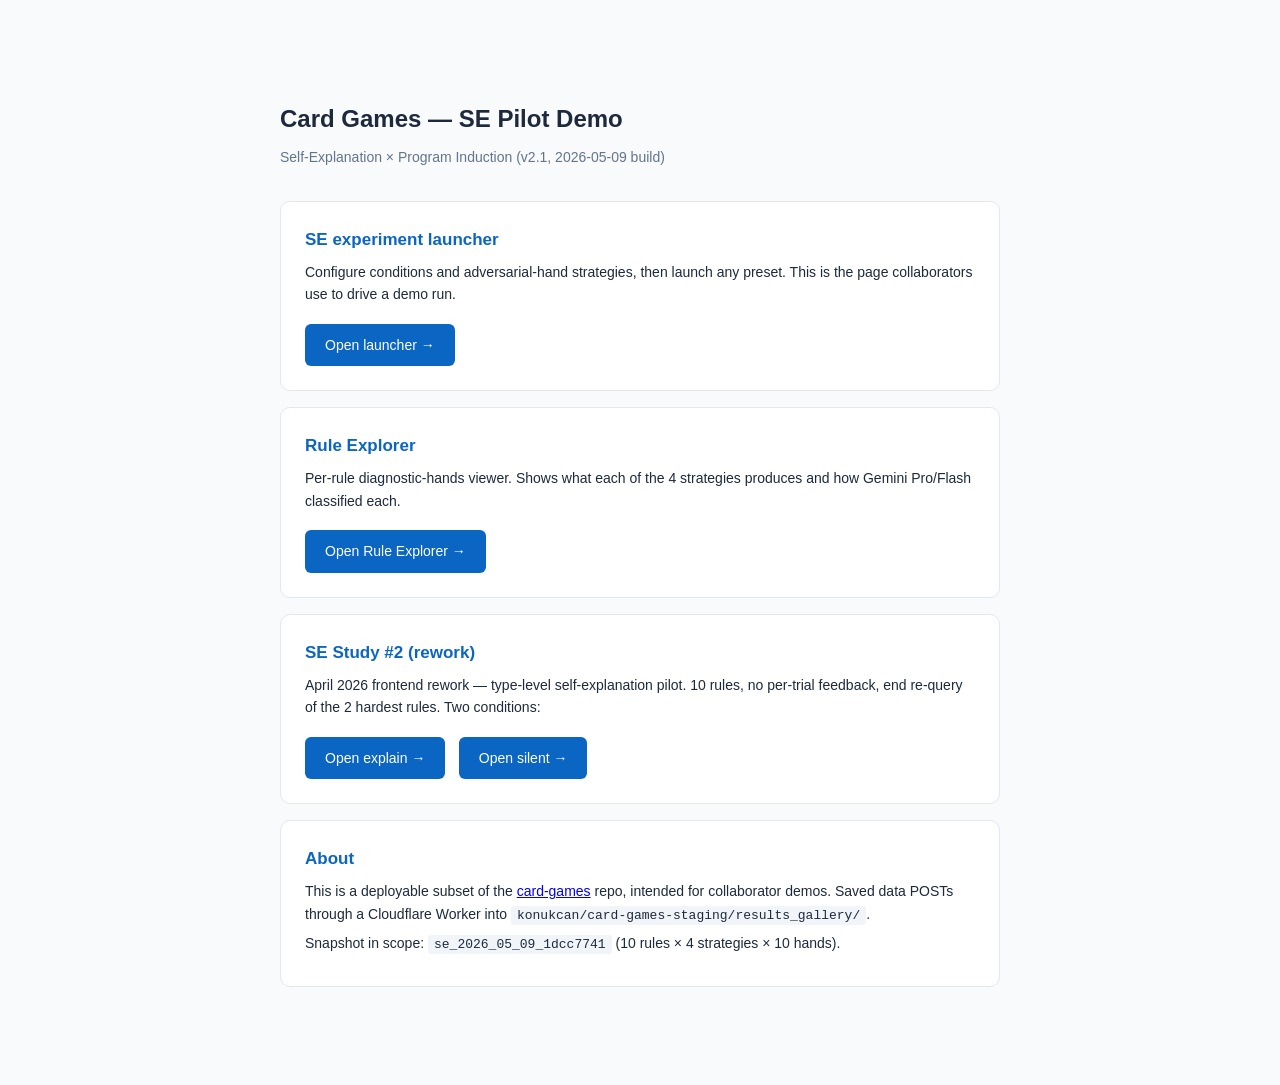
<file: index.html>
<!DOCTYPE html>
<html lang="en">
<head>
  <meta charset="UTF-8">
  <meta name="viewport" content="width=device-width, initial-scale=1.0">
  <title>Card Games — SE Pilot Demo</title>
  <style>
    body {
      font-family: -apple-system, BlinkMacSystemFont, "Segoe UI", Roboto, sans-serif;
      max-width: 720px;
      margin: 60px auto;
      padding: 24px;
      line-height: 1.6;
      color: #1e293b;
      background: #f8fafc;
    }
    h1 { font-size: 24px; margin-bottom: 8px; }
    .subtitle { color: #64748b; font-size: 14px; margin-bottom: 32px; }
    .card {
      background: #fff;
      border: 1px solid #e2e8f0;
      border-radius: 10px;
      padding: 24px;
      margin: 16px 0;
    }
    h2 { font-size: 17px; margin: 0 0 8px; color: #0a66c2; }
    p { margin: 6px 0; font-size: 14px; }
    a.btn {
      display: inline-block;
      margin-top: 12px;
      padding: 10px 20px;
      background: #0a66c2;
      color: #fff;
      border-radius: 6px;
      text-decoration: none;
      font-weight: 500;
      font-size: 14px;
    }
    a.btn:hover { background: #094d96; }
    code { background: #f1f5f9; padding: 2px 6px; border-radius: 3px; font-size: 13px; }
  </style>
</head>
<body>
  <h1>Card Games — SE Pilot Demo</h1>
  <p class="subtitle">Self-Explanation × Program Induction (v2.1, 2026-05-09 build)</p>

  <div class="card">
    <h2>SE experiment launcher</h2>
    <p>Configure conditions and adversarial-hand strategies, then launch any preset. This is the page collaborators use to drive a demo run.</p>
    <a class="btn" href="self-explanation-experiment/demo.html">Open launcher →</a>
  </div>

  <div class="card">
    <h2>Rule Explorer</h2>
    <p>Per-rule diagnostic-hands viewer. Shows what each of the 4 strategies produces and how Gemini Pro/Flash classified each.</p>
    <a class="btn" href="rule-gallery/analysis/selection/">Open Rule Explorer →</a>
  </div>

  <div class="card">
    <h2>SE Study #2 (rework)</h2>
    <p>April 2026 frontend rework — type-level self-explanation pilot. 10 rules, no per-trial feedback, end re-query of the 2 hardest rules. Two conditions:</p>
    <a class="btn" href="self-explanation-experiment-study2/index.html?study2=1&seSnapshot=se2_2026_05_26_5a302a55&condition=explain&ruleScope=all10">Open explain →</a>
    &nbsp;
    <a class="btn" href="self-explanation-experiment-study2/index.html?study2=1&seSnapshot=se2_2026_05_26_5a302a55&condition=silent&ruleScope=all10">Open silent →</a>
  </div>

  <div class="card">
    <h2>About</h2>
    <p>This is a deployable subset of the <a href="https://github.com/konukcan/card-games">card-games</a> repo, intended for collaborator demos. Saved data POSTs through a Cloudflare Worker into <code>konukcan/card-games-staging/results_gallery/</code>.</p>
    <p>Snapshot in scope: <code>se_2026_05_09_1dcc7741</code> (10 rules × 4 strategies × 10 hands).</p>
  </div>
</body>
</html>
</file>
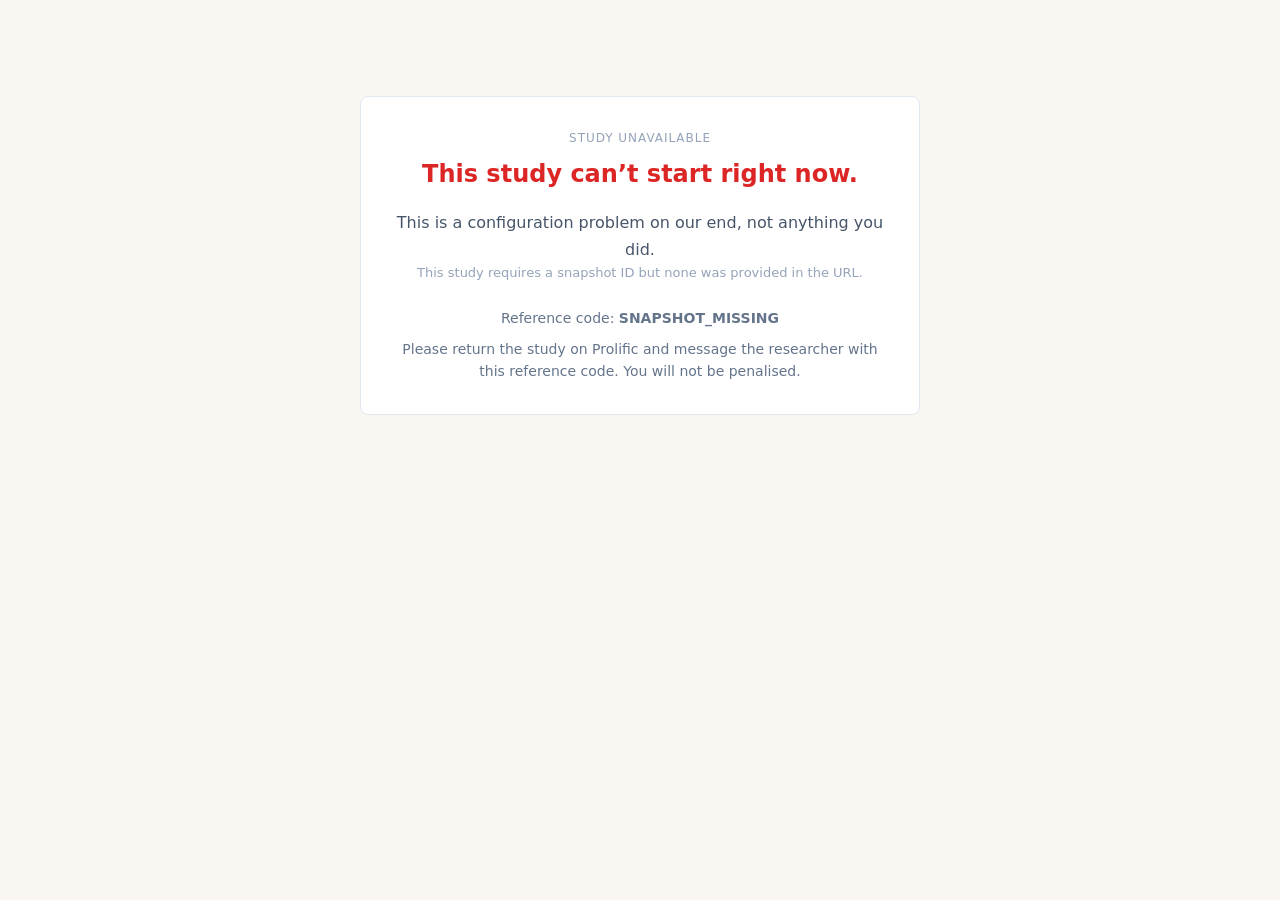
<file: self-explanation-experiment-study2/index.html>
<!DOCTYPE html>
<html lang="en">
<head>
  <meta charset="UTF-8">
  <meta name="viewport" content="width=device-width, initial-scale=1.0">
  <title>Self-Explanation Experiment</title>

  <!-- Resolve all paths from the card-games/ root so shared assets
       (js/cardex.js, rule-gallery/*.js, stim/, etc.) load correctly. -->
  <base href="../">

  <!-- Experiment-specific styles -->
  <link rel="stylesheet" href="self-explanation-experiment-study2/styles.css">
</head>
<body>

  <!-- Main application mount point.
       All UI is rendered dynamically into this container by app.js. -->
  <div id="app"></div>

  <!-- ─── Shared dependencies ─── -->
  <!-- CyborgHunter: passive integrity monitor (loads first so app.js can
       boot it before snapshot fetch — see design v2 §9.2).
       Vendored alongside study #2 so it doesn't have to share with study #1
       on card-games-demo, which carries a different cyborg-hunter build.
       See self-explanation-experiment-study2/vendored/README.md. -->
  <script src="self-explanation-experiment-study2/vendored/cyborg-hunter.js"></script>

  <!-- GuardFriction: active integrity layer (fullscreen enforcement, AI
       refusal notices, content blurring during violations). Provides a
       global `window.GuardFriction` API. Loaded after the core so the
       core's IntegrityMonitor surface is available first. -->
  <script src="self-explanation-experiment-study2/vendored/extension-guard-friction.js"></script>

  <script>
  /* Roundtable Proof-of-Humanity — passive session-level integrity collector,
     wired the same way as the cyborg-hunter red-teaming bench studies. rt.js
     self-initializes from its data-* attributes and ships telemetry to
     Roundtable's servers. Its verdict is retrieved OUT-OF-BAND afterward via
     Roundtable's REST API, joined to this run by runId — which is also saved
     in the experiment payload as metadata.roundtableRunId.
     Gated: study #2 sessions only, and not under test automation. */
  (function () {
    var params = new URLSearchParams(window.location.search);
    if (params.get("study2") !== "1") return;        // study #2 sessions only
    if (navigator.webdriver) return;                  // skip automated tests — no junk RT sessions
    var ROUNDTABLE_SITE_KEY = "pub-g8UmIPDFhjzGHNnngOWR";
    // Per lab convention (Tobi 2026-05-26):
    //   - tags carry experimenter/project/experiment/condition (orthogonal
    //     filterable categoricals); user_id (PROLIFIC_PID) goes in data-user-id
    //     and is NOT duplicated into tags.
    //   - The `runId` we keep on window.SE_ROUNDTABLE_RUN_ID for app.js to
    //     join on at save time — it's the same as data-user-id, but doesn't
    //     need to be a tag.
    var runId = params.get("PROLIFIC_PID")
      || ("se2-" + new Date().toISOString().replace(/[:.]/g, "-"));
    window.SE_ROUNDTABLE_RUN_ID = runId;              // app.js reads this for the payload join
    var condition = params.get("condition") || "";
    var s = document.createElement("script");
    s.src = "https://cdn.roundtable.ai/v1/rt.js";
    s.dataset.siteKey = ROUNDTABLE_SITE_KEY;
    s.dataset.userId = runId;
    s.dataset.tags =
      "experimenter:can," +
      "project:self-explanations," +
      "experiment:study1," +
      "condition:" + condition;
    s.onerror = function (e) { console.error("[se-study2] Roundtable rt.js failed to load:", e); };
    s.onload = function () { console.log("[se-study2] Roundtable rt.js loaded; runId =", runId); };
    document.head.appendChild(s);
  })();
  </script>

  <!-- CardEx: card utilities, deck generation, rendering helpers -->
  <script src="js/cardex.js"></script>

  <!-- GalleryRules: 61 rule definitions with eval/generate functions -->
  <script src="rule-gallery/gallery-rules.js"></script>

  <!-- GallerySave: DataPipe + Cloudflare + local-download save cascade -->
  <script src="rule-gallery/gallery-save.js"></script>

  <!-- GalleryMouseTracker: records mouse movements during gallery phase -->
  <script src="rule-gallery/gallery-mouse-tracker.js"></script>

  <!-- GalleryFocusTracker: records tab visibility / focus changes -->
  <script src="rule-gallery/gallery-focus-tracker.js"></script>

  <!-- ─── Experiment modules (loaded in dependency order) ─── -->

  <!-- SEConfig: central configuration with URL-param overrides -->
  <script src="self-explanation-experiment-study2/config.js"></script>

  <!-- Study2Orderings: rule orderings and group assignments for study #2 -->
  <script src="self-explanation-experiment-study2/study2-orderings.js"></script>

  <!-- Study2Comprehension: 2-question, 2-attempt comprehension check for study #2 -->
  <script src="self-explanation-experiment-study2/study2-comprehension.js"></script>

  <!-- Study2Consent: Stanford/CICL consent overlay (Promise-based, exposes
       window.Study2Consent.run). Ported from rule-gallery's gallery-consent.js
       with study-#2-specific localStorage key. -->
  <script src="self-explanation-experiment-study2/study2-consent.js"></script>

  <!-- DevTools: console helpers for rapid exploration (loads early so
       it's available even if later modules error) -->
  <script src="self-explanation-experiment-study2/devtools.js"></script>

  <!-- AudioRecorder: microphone capture for verbal protocols -->
  <script src="self-explanation-experiment-study2/audio-recorder.js"></script>

  <!-- HandSelector: card selection UI for token prompts -->
  <script src="self-explanation-experiment-study2/hand-selector.js"></script>

  <!-- SnapshotLoader: fail-closed fetch + validation of the v2 snapshot -->
  <script src="self-explanation-experiment-study2/snapshot-loader.js"></script>

  <!-- ExemplarShuffle: deterministic per-(PID, rule_id) permutation of
       the 6 gallery exemplars. Applied at curriculum-build time. -->
  <script src="self-explanation-experiment-study2/exemplar-shuffle.js"></script>

  <!-- UI: shared rendering helpers, layout, and CSS injection -->
  <script src="self-explanation-experiment-study2/ui.js"></script>

  <!-- Tutorial: instruction screens and practice trials -->
  <script src="self-explanation-experiment-study2/tutorial.js"></script>

  <!-- Game: single-rule trial loop (gallery → classify → explain) -->
  <script src="self-explanation-experiment-study2/game.js"></script>

  <!-- Curriculum: rule selection and ordering across the session -->
  <script src="self-explanation-experiment-study2/curriculum.js"></script>

  <!-- Recap: end-of-session summary and debrief -->
  <script src="self-explanation-experiment-study2/recap.js"></script>

  <!-- App: top-level orchestrator — wires modules together and starts -->
  <script src="self-explanation-experiment-study2/app.js"></script>

</body>
</html>
</file>
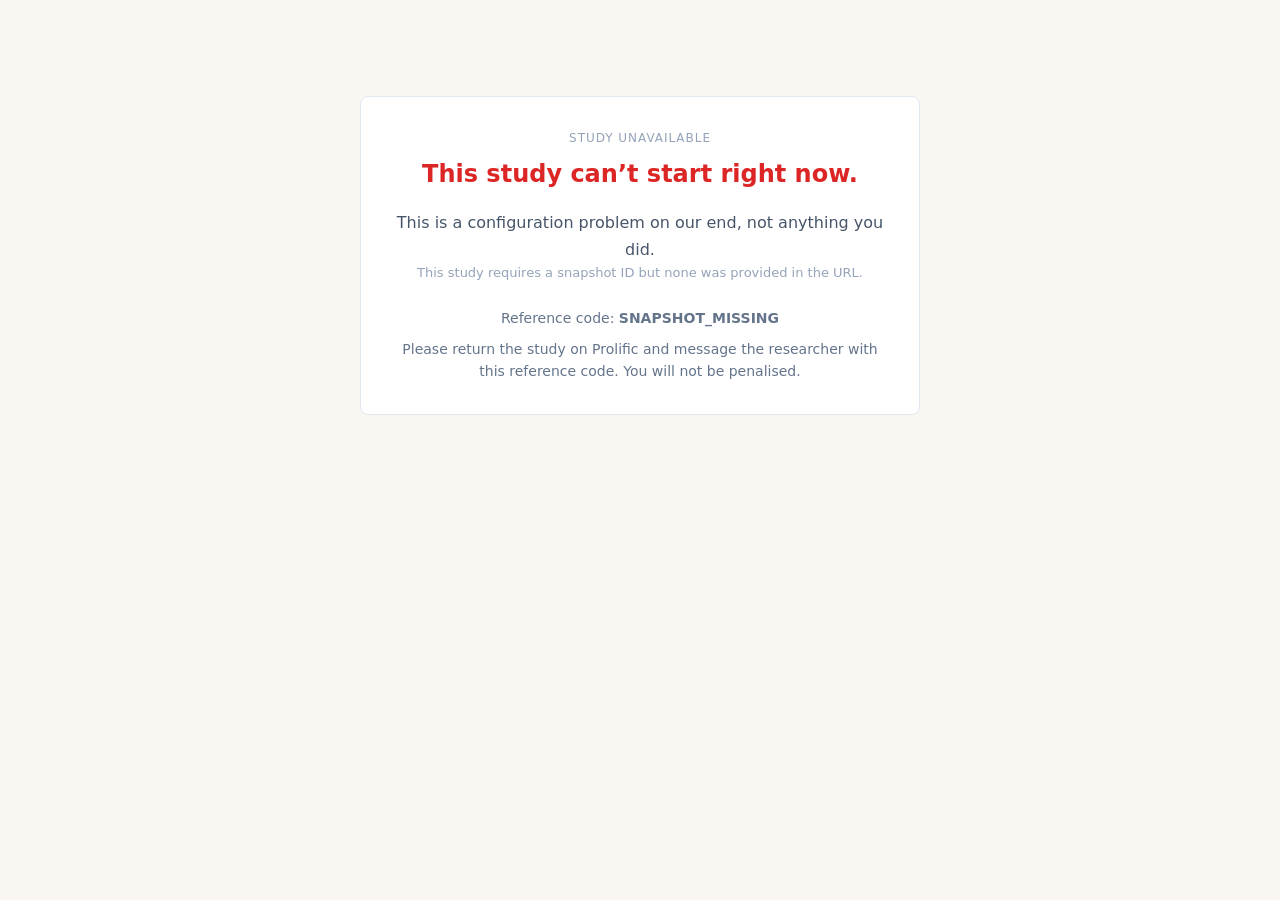
<file: self-explanation-experiment-study3/index.html>
<!DOCTYPE html>
<html lang="en">
<head>
  <meta charset="UTF-8">
  <meta name="viewport" content="width=device-width, initial-scale=1.0">
  <title>Self-Explanation Experiment</title>

  <!-- Resolve all paths from the card-games/ root so shared assets
       (js/cardex.js, rule-gallery/*.js, stim/, etc.) load correctly. -->
  <base href="../">

  <!-- Experiment-specific styles -->
  <link rel="stylesheet" href="self-explanation-experiment-study3/styles.css">
</head>
<body>

  <!-- Main application mount point.
       All UI is rendered dynamically into this container by app.js. -->
  <div id="app"></div>

  <!-- ─── Shared dependencies ─── -->
  <!-- CyborgHunter: passive integrity monitor (loads first so app.js can
       boot it before snapshot fetch — see design v2 §9.2).
       Vendored alongside study #2 so it doesn't have to share with study #1
       on card-games-demo, which carries a different cyborg-hunter build.
       See self-explanation-experiment-study3/vendored/README.md. -->
  <script src="self-explanation-experiment-study3/vendored/cyborg-hunter.js"></script>

  <!-- GuardFriction: active integrity layer (fullscreen enforcement, AI
       refusal notices, content blurring during violations). Provides a
       global `window.GuardFriction` API. Loaded after the core so the
       core's IntegrityMonitor surface is available first. -->
  <script src="self-explanation-experiment-study3/vendored/extension-guard-friction.js"></script>

  <script>
  /* Roundtable Proof-of-Humanity — passive session-level integrity collector,
     wired the same way as the cyborg-hunter red-teaming bench studies. rt.js
     self-initializes from its data-* attributes and ships telemetry to
     Roundtable's servers. Its verdict is retrieved OUT-OF-BAND afterward via
     Roundtable's REST API, joined to this run by runId — which is also saved
     in the experiment payload as metadata.roundtableRunId.
     Gated: study #2 sessions only, and not under test automation. */
  (function () {
    var params = new URLSearchParams(window.location.search);
    if (params.get("study2") !== "1") return;        // study #2 sessions only
    if (navigator.webdriver) return;                  // skip automated tests — no junk RT sessions
    var ROUNDTABLE_SITE_KEY = "pub-g8UmIPDFhjzGHNnngOWR";
    // Per lab convention (Tobi 2026-05-26):
    //   - tags carry experimenter/project/experiment/condition (orthogonal
    //     filterable categoricals); user_id (PROLIFIC_PID) goes in data-user-id
    //     and is NOT duplicated into tags.
    //   - The `runId` we keep on window.SE_ROUNDTABLE_RUN_ID for app.js to
    //     join on at save time — it's the same as data-user-id, but doesn't
    //     need to be a tag.
    var runId = params.get("PROLIFIC_PID")
      || ("se2-" + new Date().toISOString().replace(/[:.]/g, "-"));
    window.SE_ROUNDTABLE_RUN_ID = runId;              // app.js reads this for the payload join
    var condition = params.get("condition") || "";
    var s = document.createElement("script");
    s.src = "https://cdn.roundtable.ai/v1/rt.js";
    s.dataset.siteKey = ROUNDTABLE_SITE_KEY;
    s.dataset.userId = runId;
    s.dataset.tags =
      "experimenter:can," +
      "project:self-explanations," +
      "experiment:study1," +
      "condition:" + condition;
    s.onerror = function (e) { console.error("[se-study2] Roundtable rt.js failed to load:", e); };
    s.onload = function () { console.log("[se-study2] Roundtable rt.js loaded; runId =", runId); };
    document.head.appendChild(s);
  })();
  </script>

  <!-- CardEx: card utilities, deck generation, rendering helpers -->
  <script src="js/cardex.js"></script>

  <!-- GalleryRules: 61 rule definitions with eval/generate functions -->
  <script src="rule-gallery/gallery-rules.js"></script>

  <!-- GallerySave: DataPipe + Cloudflare + local-download save cascade -->
  <script src="rule-gallery/gallery-save.js"></script>

  <!-- GalleryMouseTracker: records mouse movements during gallery phase -->
  <script src="rule-gallery/gallery-mouse-tracker.js"></script>

  <!-- GalleryFocusTracker: records tab visibility / focus changes -->
  <script src="rule-gallery/gallery-focus-tracker.js"></script>

  <!-- ─── Experiment modules (loaded in dependency order) ─── -->

  <!-- SEConfig: central configuration with URL-param overrides -->
  <script src="self-explanation-experiment-study3/config.js"></script>

  <!-- Study2Orderings: rule orderings and group assignments for study #2 -->
  <script src="self-explanation-experiment-study3/study2-orderings.js"></script>

  <!-- Study2Comprehension: 2-question, 2-attempt comprehension check for study #2 -->
  <script src="self-explanation-experiment-study3/study2-comprehension.js"></script>

  <!-- Study2Consent: Stanford/CICL consent overlay (Promise-based, exposes
       window.Study2Consent.run). Ported from rule-gallery's gallery-consent.js
       with study-#2-specific localStorage key. -->
  <script src="self-explanation-experiment-study3/study2-consent.js"></script>

  <!-- DevTools: console helpers for rapid exploration (loads early so
       it's available even if later modules error) -->
  <script src="self-explanation-experiment-study3/devtools.js"></script>

  <!-- AudioRecorder: microphone capture for verbal protocols -->
  <script src="self-explanation-experiment-study3/audio-recorder.js"></script>

  <!-- HandSelector: card selection UI for token prompts -->
  <script src="self-explanation-experiment-study3/hand-selector.js"></script>

  <!-- SnapshotLoader: fail-closed fetch + validation of the v2 snapshot -->
  <script src="self-explanation-experiment-study3/snapshot-loader.js"></script>

  <!-- ExemplarShuffle: deterministic per-(PID, rule_id) permutation of
       the 6 gallery exemplars. Applied at curriculum-build time. -->
  <script src="self-explanation-experiment-study3/exemplar-shuffle.js"></script>

  <!-- UI: shared rendering helpers, layout, and CSS injection -->
  <script src="self-explanation-experiment-study3/ui.js"></script>

  <!-- Tutorial: instruction screens and practice trials -->
  <script src="self-explanation-experiment-study3/tutorial.js"></script>

  <!-- Game: single-rule trial loop (gallery → classify → explain) -->
  <script src="self-explanation-experiment-study3/game.js"></script>

  <!-- Curriculum: rule selection and ordering across the session -->
  <script src="self-explanation-experiment-study3/curriculum.js"></script>

  <!-- Recap: end-of-session summary and debrief -->
  <script src="self-explanation-experiment-study3/recap.js"></script>

  <!-- App: top-level orchestrator — wires modules together and starts -->
  <script src="self-explanation-experiment-study3/app.js"></script>

</body>
</html>
</file>
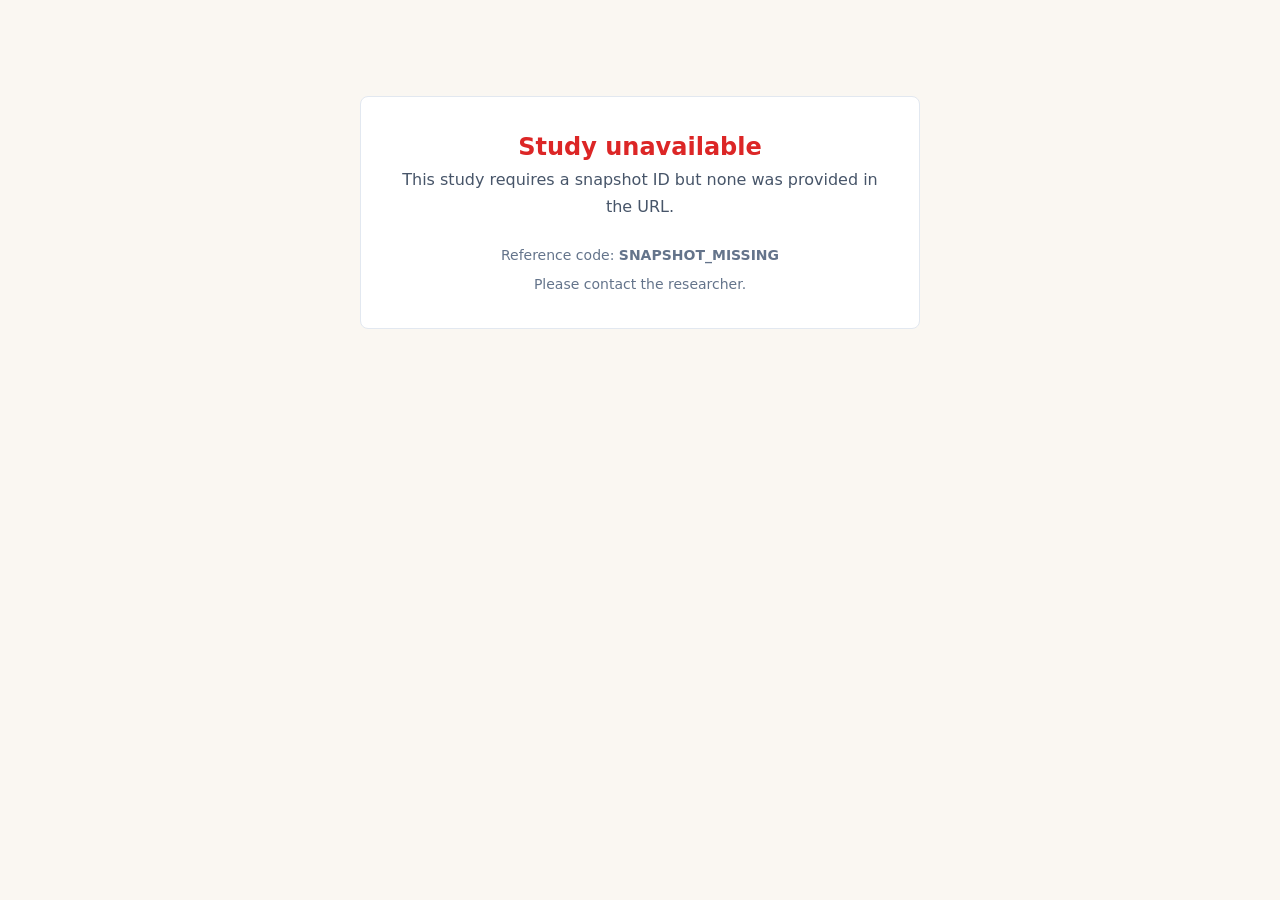
<file: self-explanation-experiment/index.html>
<!DOCTYPE html>
<html lang="en">
<head>
  <meta charset="UTF-8">
  <meta name="viewport" content="width=device-width, initial-scale=1.0">
  <title>Self-Explanation Experiment</title>

  <!-- Resolve all paths from the card-games/ root so shared assets
       (js/cardex.js, rule-gallery/*.js, stim/, etc.) load correctly. -->
  <base href="../">

  <!-- Experiment-specific styles -->
  <link rel="stylesheet" href="self-explanation-experiment/styles.css">
</head>
<body>

  <!-- Main application mount point.
       All UI is rendered dynamically into this container by app.js. -->
  <div id="app"></div>

  <!-- ─── Shared dependencies ─── -->
  <!-- CyborgHunter: passive integrity monitor (loads first so app.js can
       boot it before snapshot fetch — see design v2 §9.2) -->
  <script src="js/cyborg-hunter.js"></script>

  <!-- CardEx: card utilities, deck generation, rendering helpers -->
  <script src="js/cardex.js"></script>

  <!-- GalleryRules: 61 rule definitions with eval/generate functions -->
  <script src="rule-gallery/gallery-rules.js"></script>

  <!-- GallerySave: DataPipe + Cloudflare + local-download save cascade -->
  <script src="rule-gallery/gallery-save.js"></script>

  <!-- GalleryMouseTracker: records mouse movements during gallery phase -->
  <script src="rule-gallery/gallery-mouse-tracker.js"></script>

  <!-- GalleryFocusTracker: records tab visibility / focus changes -->
  <script src="rule-gallery/gallery-focus-tracker.js"></script>

  <!-- ─── Experiment modules (loaded in dependency order) ─── -->

  <!-- SEConfig: central configuration with URL-param overrides -->
  <script src="self-explanation-experiment/config.js"></script>

  <!-- DevTools: console helpers for rapid exploration (loads early so
       it's available even if later modules error) -->
  <script src="self-explanation-experiment/devtools.js"></script>

  <!-- AudioRecorder: microphone capture for verbal protocols -->
  <script src="self-explanation-experiment/audio-recorder.js"></script>

  <!-- HandSelector: card selection UI for token prompts -->
  <script src="self-explanation-experiment/hand-selector.js"></script>

  <!-- SnapshotLoader: fail-closed fetch + validation of the v2 snapshot -->
  <script src="self-explanation-experiment/snapshot-loader.js"></script>

  <!-- UI: shared rendering helpers, layout, and CSS injection -->
  <script src="self-explanation-experiment/ui.js"></script>

  <!-- Tutorial: instruction screens and practice trials -->
  <script src="self-explanation-experiment/tutorial.js"></script>

  <!-- Game: single-rule trial loop (gallery → classify → explain) -->
  <script src="self-explanation-experiment/game.js"></script>

  <!-- Curriculum: rule selection and ordering across the session -->
  <script src="self-explanation-experiment/curriculum.js"></script>

  <!-- Recap: end-of-session summary and debrief -->
  <script src="self-explanation-experiment/recap.js"></script>

  <!-- App: top-level orchestrator — wires modules together and starts -->
  <script src="self-explanation-experiment/app.js"></script>

</body>
</html>
</file>
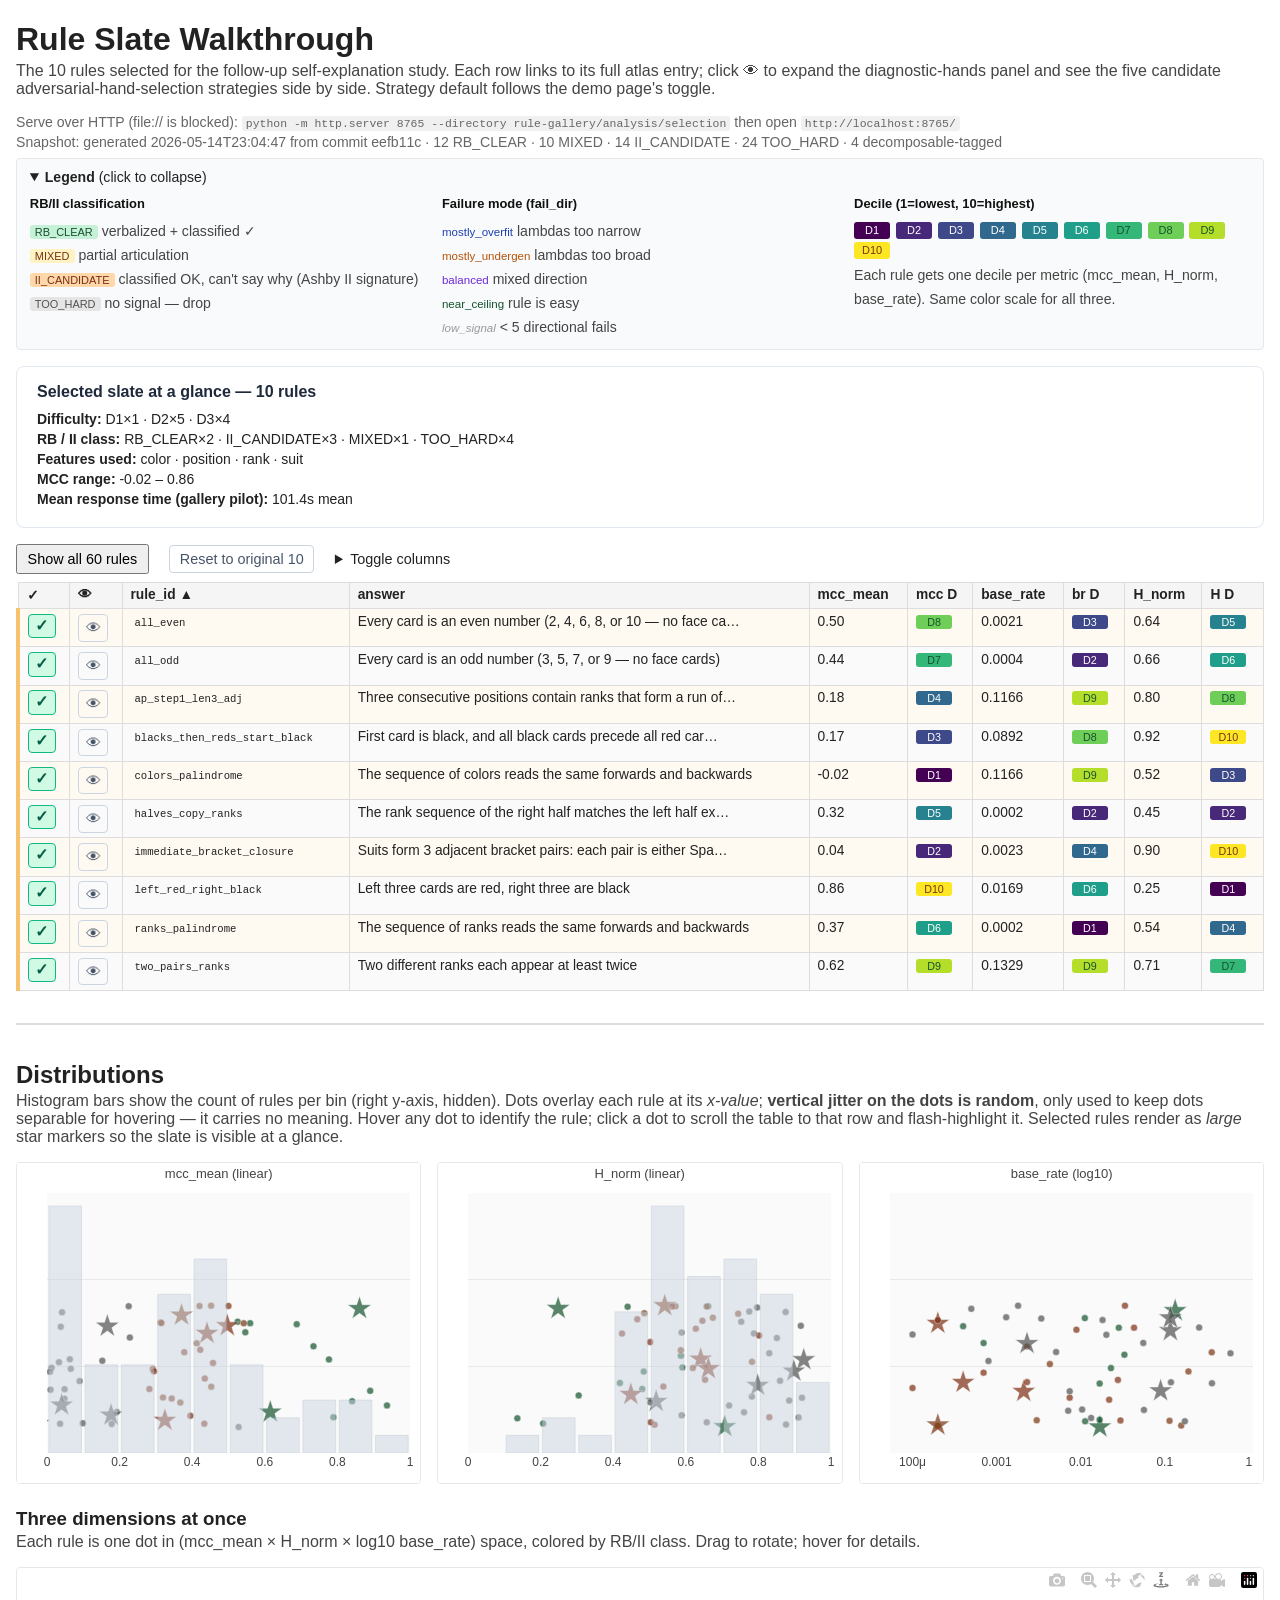
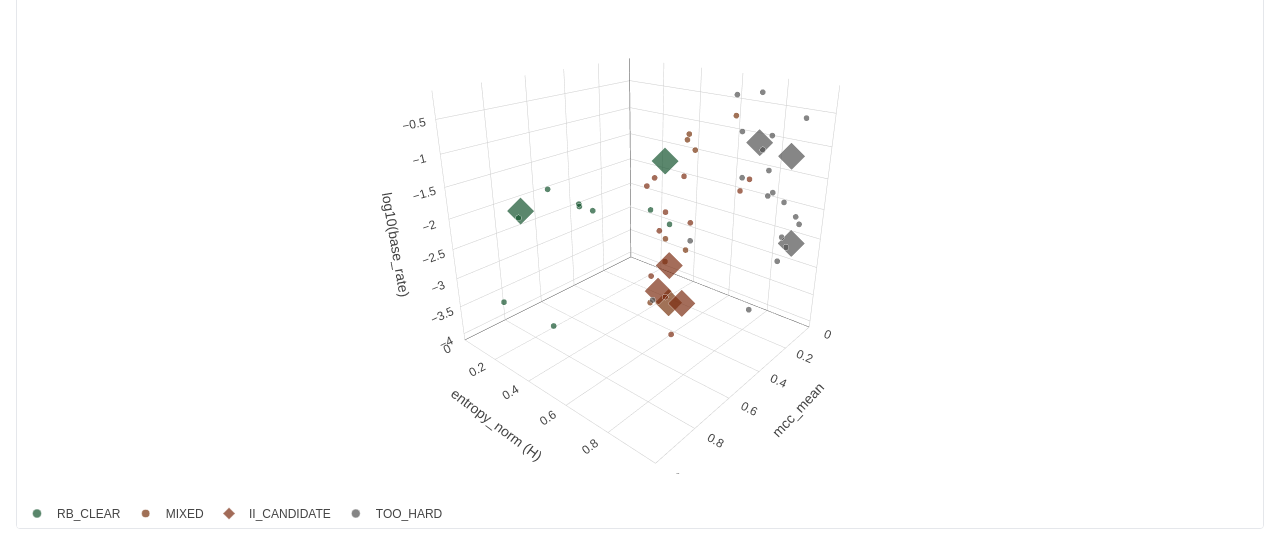
<file: rule-gallery/analysis/selection/index.html>
<!doctype html>
<html lang="en">
<head>
  <meta charset="utf-8">
  <title>Rule Slate Walkthrough — 10 rules for the SE study</title>
  <link rel="stylesheet" href="selection.css">
</head>
<body>
  <header>
    <h1>Rule Slate Walkthrough</h1>
    <p class="subtitle">The 10 rules selected for the follow-up self-explanation study. Each row links to its full atlas entry; click 👁 to expand the diagnostic-hands panel and see the five candidate adversarial-hand-selection strategies side by side. Strategy default follows the demo page's toggle.</p>
    <p class="hint">Serve over HTTP (file:// is blocked):
      <code>python -m http.server 8765 --directory rule-gallery/analysis/selection</code>
      then open <code>http://localhost:8765/</code></p>
    <p class="hint" id="snapshot-line"></p>
  </header>

  <section id="data-status">
    <p>Loading…</p>
  </section>

  <details id="legend" open>
    <summary><strong>Legend</strong> (click to collapse)</summary>
    <div class="legend-grid">
      <div class="legend-block">
        <div class="legend-title">RB/II classification</div>
        <span class="rb-pill rb-clear">RB_CLEAR</span> verbalized + classified ✓
        <br><span class="rb-pill mixed">MIXED</span> partial articulation
        <br><span class="rb-pill ii-candidate">II_CANDIDATE</span> classified OK, can't say why (Ashby II signature)
        <br><span class="rb-pill too-hard">TOO_HARD</span> no signal — drop
      </div>
      <div class="legend-block">
        <div class="legend-title">Failure mode (fail_dir)</div>
        <span class="fail-pill mostly-overfit">mostly_overfit</span> lambdas too narrow
        <br><span class="fail-pill mostly-undergen">mostly_undergen</span> lambdas too broad
        <br><span class="fail-pill balanced">balanced</span> mixed direction
        <br><span class="fail-pill near-ceiling">near_ceiling</span> rule is easy
        <br><span class="fail-pill low-signal">low_signal</span> &lt; 5 directional fails
      </div>
      <div class="legend-block">
        <div class="legend-title">Decile (1=lowest, 10=highest)</div>
        <div class="decile-strip">
          <span class="decile-pill d-1">D1</span>
          <span class="decile-pill d-2">D2</span>
          <span class="decile-pill d-3">D3</span>
          <span class="decile-pill d-4">D4</span>
          <span class="decile-pill d-5">D5</span>
          <span class="decile-pill d-6">D6</span>
          <span class="decile-pill d-7">D7</span>
          <span class="decile-pill d-8">D8</span>
          <span class="decile-pill d-9">D9</span>
          <span class="decile-pill d-10">D10</span>
        </div>
        Each rule gets one decile per metric (mcc_mean, H_norm, base_rate). Same color scale for all three.
      </div>
    </div>
  </details>

  <section id="slate-glance-panel"></section>

  <section id="filter-row">
    <button id="toggle-selected-filter">Show all 60 rules</button>
    <button id="reset-selection"
            title="Revert your ✓ toggles back to the 10 rules in shortlist_final_10.json">
      Reset to original 10
    </button>
    <details id="column-toggles" style="display: inline-block; margin-left: 0.5rem;">
      <summary>Toggle columns</summary>
      <div id="column-toggle-list"></div>
    </details>
  </section>

  <table id="rule-table">
    <thead><tr id="rule-thead-row"></tr></thead>
    <tbody id="rule-tbody"></tbody>
  </table>

  <section id="plots-section">
    <h2>Distributions</h2>
    <p class="subtitle">Histogram bars show the count of rules per bin (right y-axis, hidden). Dots overlay each rule at its <em>x-value</em>; <strong>vertical jitter on the dots is random</strong>, only used to keep dots separable for hovering — it carries no meaning. Hover any dot to identify the rule; click a dot to scroll the table to that row and flash-highlight it. Selected rules render as <em>large</em> star markers so the slate is visible at a glance.</p>

    <div id="density-plots-row">
      <div id="density-mcc"  class="plot-pane"></div>
      <div id="density-H"    class="plot-pane"></div>
      <div id="density-br"   class="plot-pane"></div>
    </div>

    <h3>Three dimensions at once</h3>
    <p class="subtitle">Each rule is one dot in (mcc_mean × H_norm × log10 base_rate) space, colored by RB/II class. Drag to rotate; hover for details.</p>
    <div id="scatter-3d" class="plot-pane plot-3d"></div>
  </section>

  <!-- Plotly is vendored locally under vendor/ rather than loaded from the
       CDN. Two reasons: no Subresource-Integrity maintenance burden, and
       the page works offline / from any host without depending on
       cdn.plot.ly. Bundle is 4.3MB; one-time download committed to git.
       Loaded before selection.js so the global is defined at boot. -->
  <script src="vendor/plotly-2.35.2.min.js" charset="utf-8"></script>
  <script src="selection.js"></script>
</body>
</html>
</file>
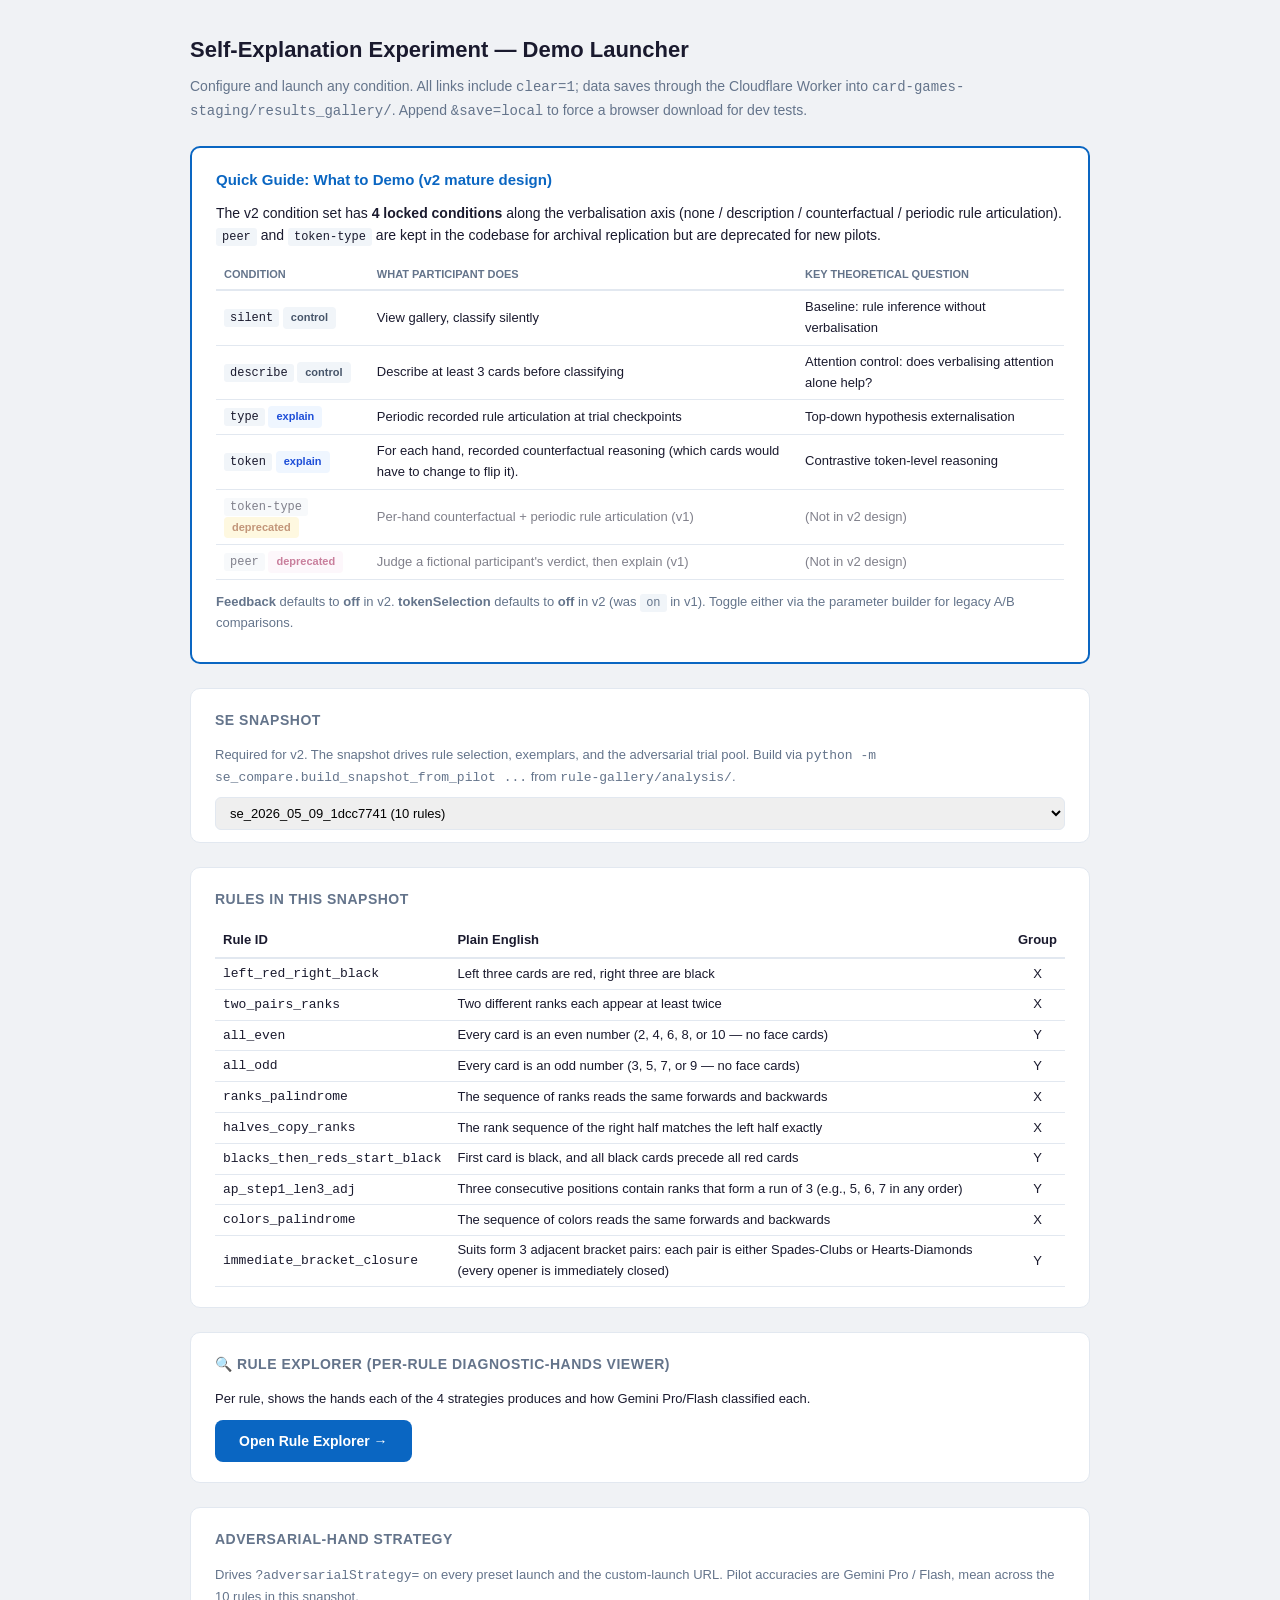
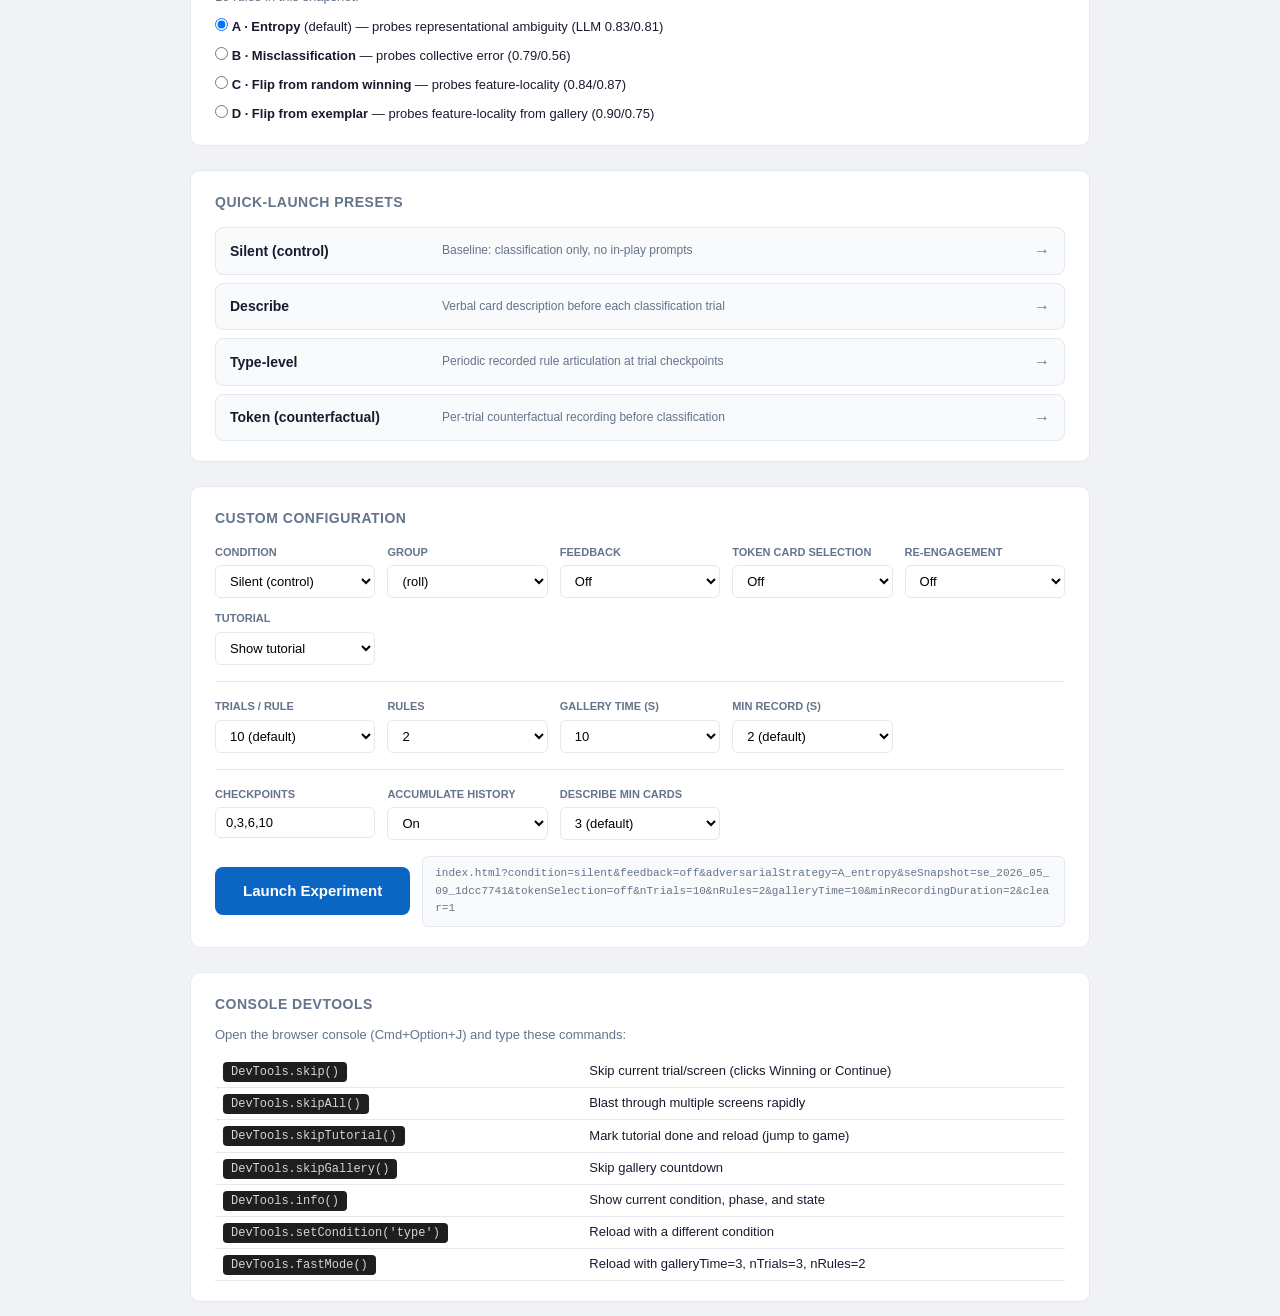
<file: self-explanation-experiment/demo.html>
<!DOCTYPE html>
<html lang="en">
<head>
  <meta charset="UTF-8">
  <meta name="viewport" content="width=device-width, initial-scale=1.0">
  <title>Self-Explanation Experiment — Demo Launcher</title>
  <style>
    :root {
      --ink: #1a1a2e;
      --muted: #64748b;
      --border: #e2e8f0;
      --bg: #f0f2f5;
      --brand: #0a66c2;
      --green: #22c55e;
      --red: #ef4444;
    }
    * { box-sizing: border-box; margin: 0; padding: 0; }
    body {
      font-family: -apple-system, BlinkMacSystemFont, "Segoe UI", Roboto, sans-serif;
      background: var(--bg);
      color: var(--ink);
      padding: 32px 20px;
      line-height: 1.6;
    }
    .container { max-width: 900px; margin: 0 auto; }
    h1 { font-size: 22px; font-weight: 600; margin-bottom: 8px; }
    .subtitle { font-size: 14px; color: var(--muted); margin-bottom: 24px; }

    /* ── Quick Guide ── */
    .guide {
      background: #fff;
      border: 2px solid var(--brand);
      border-radius: 10px;
      padding: 20px 24px;
      margin-bottom: 24px;
    }
    .guide h2 { font-size: 15px; color: var(--brand); margin-bottom: 10px; }
    .guide p { font-size: 14px; margin-bottom: 8px; }
    .guide table { width: 100%; border-collapse: collapse; margin: 12px 0; font-size: 13px; }
    .guide th { text-align: left; padding: 6px 8px; border-bottom: 2px solid var(--border); font-weight: 600; color: var(--muted); text-transform: uppercase; font-size: 11px; }
    .guide td { padding: 6px 8px; border-bottom: 1px solid var(--border); }
    .guide code { background: #f1f5f9; padding: 2px 6px; border-radius: 3px; font-size: 12px; }
    .guide .tag { display: inline-block; padding: 2px 8px; border-radius: 4px; font-size: 11px; font-weight: 600; }
    .tag-control { background: #f1f5f9; color: #475569; }
    .tag-explain { background: #eff6ff; color: #1d4ed8; }
    .tag-combined { background: #fef3c7; color: #92400e; }
    .tag-peer { background: #fdf2f8; color: #9d174d; }

    /* ── Parameter Builder ── */
    .builder {
      background: #fff;
      border: 1px solid var(--border);
      border-radius: 10px;
      padding: 20px 24px;
      margin-bottom: 24px;
    }
    .builder h2 { font-size: 14px; font-weight: 600; color: var(--muted); text-transform: uppercase; letter-spacing: 0.5px; margin-bottom: 14px; }
    .param-grid {
      display: grid;
      grid-template-columns: repeat(auto-fill, minmax(160px, 1fr));
      gap: 12px;
    }
    .param-item { display: flex; flex-direction: column; gap: 4px; }
    .param-item label { font-size: 11px; font-weight: 600; color: var(--muted); text-transform: uppercase; }
    .param-item select, .param-item input {
      padding: 7px 10px;
      border: 1px solid var(--border);
      border-radius: 6px;
      font-size: 13px;
      background: #fff;
    }
    .param-item select:focus, .param-item input:focus {
      outline: none;
      border-color: var(--brand);
    }
    .param-divider {
      grid-column: 1 / -1;
      height: 1px;
      background: var(--border);
      margin: 4px 0;
    }

    /* ── Launch Button ── */
    .launch-row {
      display: flex;
      align-items: center;
      gap: 12px;
      margin-top: 16px;
    }
    .launch-btn {
      display: inline-block;
      padding: 12px 28px;
      background: var(--brand);
      color: #fff;
      border: none;
      border-radius: 8px;
      font-size: 15px;
      font-weight: 600;
      cursor: pointer;
      text-decoration: none;
      transition: all 0.2s;
    }
    .launch-btn:hover { background: #094d96; transform: translateY(-1px); box-shadow: 0 4px 12px rgba(10,102,194,0.3); }
    .launch-preview {
      flex: 1;
      font-family: monospace;
      font-size: 11px;
      color: var(--muted);
      background: #f8fafc;
      padding: 8px 12px;
      border-radius: 6px;
      word-break: break-all;
      border: 1px solid var(--border);
    }

    /* ── Presets ── */
    .presets {
      background: #fff;
      border: 1px solid var(--border);
      border-radius: 10px;
      padding: 20px 24px;
      margin-bottom: 24px;
    }
    .presets h2 { font-size: 14px; font-weight: 600; color: var(--muted); text-transform: uppercase; letter-spacing: 0.5px; margin-bottom: 14px; }
    .preset-grid { display: flex; flex-direction: column; gap: 8px; }
    .preset-row {
      display: flex;
      align-items: center;
      gap: 12px;
      padding: 10px 14px;
      background: #f8fafc;
      border: 1px solid var(--border);
      border-radius: 8px;
      text-decoration: none;
      color: var(--ink);
      transition: border-color 0.15s, box-shadow 0.15s;
    }
    .preset-row:hover { border-color: var(--brand); box-shadow: 0 2px 8px rgba(10,102,194,0.1); }
    .preset-name { font-weight: 600; font-size: 14px; min-width: 200px; }
    .preset-desc { font-size: 12px; color: var(--muted); flex: 1; }
    .preset-arrow { color: var(--muted); margin-left: auto; }

    /* ── DevTools Reference ── */
    .devtools-ref {
      background: #fff;
      border: 1px solid var(--border);
      border-radius: 10px;
      padding: 20px 24px;
    }
    .devtools-ref h2 { font-size: 14px; font-weight: 600; color: var(--muted); text-transform: uppercase; letter-spacing: 0.5px; margin-bottom: 10px; }
    .cmd-table { width: 100%; border-collapse: collapse; font-size: 13px; }
    .cmd-table td { padding: 5px 8px; border-bottom: 1px solid var(--border); }
    .cmd-table code { background: #1e1e1e; color: #d4d4d4; padding: 3px 8px; border-radius: 4px; font-size: 12px; }
  </style>
</head>
<body>
  <div class="container">
    <h1>Self-Explanation Experiment — Demo Launcher</h1>
    <p class="subtitle">Configure and launch any condition. All links include <code>clear=1</code>; data saves through the Cloudflare Worker into <code>card-games-staging/results_gallery/</code>. Append <code>&amp;save=local</code> to force a browser download for dev tests.</p>

    <!-- file:// warning banner: shown only when this page is opened directly
         from disk. The experiment uses fetch() which browsers block on
         file:// origins, so every launch link would fail with a vague
         "Failed to fetch" error. This banner explains the fix up front. -->
    <div id="file-warning" style="display:none; background:#fef2f2; border:2px solid var(--red); border-radius:10px; padding:16px 20px; margin-bottom:24px;">
      <h2 style="font-size:15px; color:var(--red); margin-bottom:8px;">⚠ You opened this file directly from disk (<code>file://</code>)</h2>
      <p style="font-size:14px; margin-bottom:10px;">
        The experiment loads data via <code>fetch()</code>, which browsers block on <code>file://</code> URLs. The launch buttons below are disabled until you serve this page over HTTP. From the <code>card-games/</code> folder, run:
      </p>
      <pre style="margin:8px 0; padding:10px 14px; background:#1e1e1e; color:#d4d4d4; border-radius:6px; font-size:12px; overflow-x:auto;">python3 -m http.server 8080</pre>
      <p style="font-size:13px; color:var(--muted);">
        Then open <a id="fw-link" href="#" style="color:var(--brand);">http://localhost:8080/self-explanation-experiment/demo.html</a>
      </p>
    </div>

    <!-- Quick Guide -->
    <div class="guide">
      <h2>Quick Guide: What to Demo (v2 mature design)</h2>
      <p>The v2 condition set has <strong>4 locked conditions</strong> along the verbalisation axis (none / description / counterfactual / periodic rule articulation). <code>peer</code> and <code>token-type</code> are kept in the codebase for archival replication but are deprecated for new pilots.</p>
      <table>
        <tr><th>Condition</th><th>What participant does</th><th>Key theoretical question</th></tr>
        <tr>
          <td><code>silent</code> <span class="tag tag-control">control</span></td>
          <td>View gallery, classify silently</td>
          <td>Baseline: rule inference without verbalisation</td>
        </tr>
        <tr>
          <td><code>describe</code> <span class="tag tag-control">control</span></td>
          <td>Describe at least 3 cards before classifying</td>
          <td>Attention control: does verbalising attention alone help?</td>
        </tr>
        <tr>
          <td><code>type</code> <span class="tag tag-explain">explain</span></td>
          <td>Periodic recorded rule articulation at trial checkpoints</td>
          <td>Top-down hypothesis externalisation</td>
        </tr>
        <tr>
          <td><code>token</code> <span class="tag tag-explain">explain</span></td>
          <td>For each hand, recorded counterfactual reasoning (which cards would have to change to flip it).</td>
          <td>Contrastive token-level reasoning</td>
        </tr>
        <tr style="opacity:0.55;">
          <td><code>token-type</code> <span class="tag tag-combined">deprecated</span></td>
          <td>Per-hand counterfactual + periodic rule articulation (v1)</td>
          <td>(Not in v2 design)</td>
        </tr>
        <tr style="opacity:0.55;">
          <td><code>peer</code> <span class="tag tag-peer">deprecated</span></td>
          <td>Judge a fictional participant's verdict, then explain (v1)</td>
          <td>(Not in v2 design)</td>
        </tr>
      </table>
      <p style="font-size: 13px; color: var(--muted); margin-top: 12px;">
        <strong>Feedback</strong> defaults to <strong>off</strong> in v2. <strong>tokenSelection</strong> defaults to <strong>off</strong> in v2 (was <code>on</code> in v1). Toggle either via the parameter builder for legacy A/B comparisons.
      </p>
    </div>

    <!-- Snapshot picker (v2 mature design) -->
    <div class="builder" style="padding-bottom:12px;">
      <h2>SE Snapshot</h2>
      <p style="font-size:13px;color:var(--muted);margin-bottom:8px;">
        Required for v2. The snapshot drives rule selection, exemplars, and
        the adversarial trial pool. Build via
        <code>python -m se_compare.build_snapshot_from_pilot ...</code> from
        <code>rule-gallery/analysis/</code>.
      </p>
      <div id="snapshot-picker">
        <em style="color:var(--muted);font-size:13px;">Loading snapshot manifest...</em>
      </div>
    </div>

    <!-- Rules in this snapshot (populated after snapshot loads) -->
    <div class="builder" id="rules-panel" style="display:none;">
      <h2>Rules in this snapshot</h2>
      <table id="rules-table" style="width:100%; border-collapse:collapse; font-size:13px;">
        <thead>
          <tr>
            <th style="text-align:left;padding:6px 8px;border-bottom:2px solid var(--border);">Rule ID</th>
            <th style="text-align:left;padding:6px 8px;border-bottom:2px solid var(--border);">Plain English</th>
            <th style="padding:6px 8px;border-bottom:2px solid var(--border);">Group</th>
          </tr>
        </thead>
        <tbody id="rules-tbody"></tbody>
      </table>
    </div>

    <!-- Rule Explorer link block -->
    <div class="builder">
      <h2>🔍 Rule Explorer (per-rule diagnostic-hands viewer)</h2>
      <p style="font-size:13px;margin-bottom:10px;">
        Per rule, shows the hands each of the 4 strategies produces and how Gemini Pro/Flash classified each.
      </p>
      <p style="font-size:14px;margin-top:8px;">
        <a href="../rule-gallery/analysis/selection/" target="_blank" style="display:inline-block;padding:10px 24px;background:var(--brand);color:#fff;border-radius:8px;text-decoration:none;font-weight:600;">Open Rule Explorer →</a>
      </p>
    </div>

    <!-- Adversarial-strategy radio (replaces dropdown; default B_misclass) -->
    <div class="builder">
      <h2>Adversarial-hand strategy</h2>
      <p style="font-size:13px;color:var(--muted);margin-bottom:10px;">
        Drives <code>?adversarialStrategy=</code> on every preset launch and the custom-launch URL. Pilot accuracies are Gemini Pro / Flash, mean across the 10 rules in this snapshot.
      </p>
      <div id="p-strategy-radio" style="display:flex;flex-direction:column;gap:8px;font-size:13px;">
        <label><input type="radio" name="strategy" value="A_entropy" checked onchange="onStrategyChange()"> <strong>A · Entropy</strong> (default) — probes representational ambiguity (LLM 0.83/0.81)</label>
        <label><input type="radio" name="strategy" value="B_misclass" onchange="onStrategyChange()"> <strong>B · Misclassification</strong> — probes collective error (0.79/0.56)</label>
        <label><input type="radio" name="strategy" value="C_flip_from_random_winning" onchange="onStrategyChange()"> <strong>C · Flip from random winning</strong> — probes feature-locality (0.84/0.87)</label>
        <label><input type="radio" name="strategy" value="D_flip_from_exemplars" onchange="onStrategyChange()"> <strong>D · Flip from exemplar</strong> — probes feature-locality from gallery (0.90/0.75)</label>
      </div>
    </div>

    <!-- Quick-Launch Presets -->
    <div class="presets">
      <h2>Quick-Launch Presets</h2>
      <div class="preset-grid" id="presets"></div>
    </div>

    <!-- Parameter Builder -->
    <div class="builder">
      <h2>Custom Configuration</h2>
      <div class="param-grid">
        <!-- Condition -->
        <div class="param-item">
          <label>Condition</label>
          <select id="p-condition" onchange="updateLink()">
            <option value="silent" selected>Silent (control)</option>
            <option value="describe">Describe</option>
            <option value="type">Type-level</option>
            <option value="token">Token (counterfactual)</option>
            <option value="token-type">Token + Type (legacy)</option>
            <option value="peer">Peer (legacy)</option>
          </select>
        </div>

        <!-- Strategy + variant moved to top-level radio (default B_misclass).
             Variant retired in v2 (C/D are first-class strategies now). -->

        <!-- Group X / Y (dev override) -->
        <div class="param-item">
          <label>Group</label>
          <select id="p-group" onchange="updateLink()">
            <option value="" selected>(roll)</option>
            <option value="X">X</option>
            <option value="Y">Y</option>
          </select>
        </div>

        <!-- Feedback (forced off in v2 per design §2; toggle for legacy A/B) -->
        <div class="param-item">
          <label>Feedback</label>
          <select id="p-feedback" onchange="updateLink()">
            <option value="off" selected>Off</option>
            <option value="on">On</option>
          </select>
        </div>

        <!-- Token card selection (off by default in v2 per design §2) -->
        <div class="param-item">
          <label>Token Card Selection</label>
          <select id="p-tokenSelection" onchange="updateLink()">
            <option value="off" selected>Off</option>
            <option value="on">On (legacy)</option>
          </select>
        </div>

        <!-- Re-engagement -->
        <div class="param-item">
          <label>Re-engagement</label>
          <select id="p-reEngage" onchange="updateLink()">
            <option value="off" selected>Off</option>
            <option value="on">On</option>
          </select>
        </div>

        <!-- Skip tutorial -->
        <div class="param-item">
          <label>Tutorial</label>
          <select id="p-skipTutorial" onchange="updateLink()">
            <option value="show" selected>Show tutorial</option>
            <option value="skip">Skip tutorial</option>
          </select>
        </div>

        <div class="param-divider"></div>

        <!-- Trials per rule -->
        <div class="param-item">
          <label>Trials / Rule</label>
          <select id="p-nTrials" onchange="updateLink()">
            <option value="3">3 (fast demo)</option>
            <option value="5">5</option>
            <option value="10" selected>10 (default)</option>
          </select>
        </div>

        <!-- Number of rules -->
        <div class="param-item">
          <label>Rules</label>
          <select id="p-nRules" onchange="updateLink()">
            <option value="1">1 (quick test)</option>
            <option value="2" selected>2</option>
            <option value="4">4 (default)</option>
            <option value="5">5</option>
          </select>
        </div>

        <!-- Gallery time -->
        <div class="param-item">
          <label>Gallery Time (s)</label>
          <select id="p-galleryTime" onchange="updateLink()">
            <option value="5">5 (fast demo)</option>
            <option value="10" selected>10</option>
            <option value="20">20</option>
            <option value="30">30 (default)</option>
          </select>
        </div>

        <!-- Min recording -->
        <div class="param-item">
          <label>Min Record (s)</label>
          <select id="p-minRec" onchange="updateLink()">
            <option value="1">1</option>
            <option value="2" selected>2 (default)</option>
            <option value="3">3</option>
          </select>
        </div>

        <div class="param-divider"></div>

        <!-- Checkpoints -->
        <div class="param-item">
          <label>Checkpoints</label>
          <input type="text" id="p-checkpoints" value="0,3,6,10" onchange="updateLink()" style="width:100%;">
        </div>

        <!-- Accumulate -->
        <div class="param-item">
          <label>Accumulate History</label>
          <select id="p-accumulate" onchange="updateLink()">
            <option value="on" selected>On</option>
            <option value="off">Off</option>
          </select>
        </div>

        <!-- Describe min cards -->
        <div class="param-item">
          <label>Describe Min Cards</label>
          <select id="p-descMinCards" onchange="updateLink()">
            <option value="3" selected>3 (default)</option>
            <option value="5">5</option>
            <option value="6">6</option>
          </select>
        </div>
      </div>

      <div class="launch-row">
        <a class="launch-btn" id="launch-link" href="#" target="_blank">Launch Experiment</a>
        <div class="launch-preview" id="launch-preview"></div>
      </div>
    </div>

    <!-- Console DevTools -->
    <div class="devtools-ref">
      <h2>Console DevTools</h2>
      <p style="font-size: 13px; color: var(--muted); margin-bottom: 10px;">Open the browser console (Cmd+Option+J) and type these commands:</p>
      <table class="cmd-table">
        <tr><td><code>DevTools.skip()</code></td><td>Skip current trial/screen (clicks Winning or Continue)</td></tr>
        <tr><td><code>DevTools.skipAll()</code></td><td>Blast through multiple screens rapidly</td></tr>
        <tr><td><code>DevTools.skipTutorial()</code></td><td>Mark tutorial done and reload (jump to game)</td></tr>
        <tr><td><code>DevTools.skipGallery()</code></td><td>Skip gallery countdown</td></tr>
        <tr><td><code>DevTools.info()</code></td><td>Show current condition, phase, and state</td></tr>
        <tr><td><code>DevTools.setCondition('type')</code></td><td>Reload with a different condition</td></tr>
        <tr><td><code>DevTools.fastMode()</code></td><td>Reload with galleryTime=3, nTrials=3, nRules=2</td></tr>
      </table>
    </div>
  </div>

  <script>
    var BASE = 'index.html';

    // ── Presets (v2 mature design) ──
    // Per design §2 the locked condition set is: silent, describe, type, token.
    // peer + token-type are deprecated (kept in code per §10.4 but not
    // featured here). Preset descriptions deliberately do not mention the
    // end-of-curriculum typed bulk task — §3.3 surprise-leak audit requires
    // the dev demo, the tutorial, and the Prolific study description to
    // all stay quiet about it.
    //
    // adversarialStrategy=bayesian is the default; deeper strategy
    // exploration goes through the Custom Configuration builder below.
    // Strategy is set via the radio above; presetUrl() injects the chosen
    // strategy into each preset URL at click time. Preset .params here
    // intentionally OMIT adversarialStrategy.
    var presets = [
      { name: 'Silent (control)',  params: 'condition=silent',
        desc: 'Baseline: classification only, no in-play prompts' },
      { name: 'Describe',          params: 'condition=describe',
        desc: 'Verbal card description before each classification trial' },
      { name: 'Type-level',        params: 'condition=type&checkpoints=' + encodeURIComponent('[0,3,6,10]'),
        desc: 'Periodic recorded rule articulation at trial checkpoints' },
      { name: 'Token (counterfactual)', params: 'condition=token',
        desc: 'Per-trial counterfactual recording before classification' },
    ];

    // Default supplemental params attached to every preset launch.
    // nRules + nTrials are per-snapshot; we leave them at config defaults
    // so the snapshot's own size determines them. save=local was here
    // historically (a dev convenience) but it auto-downloads JSON to
    // collaborators' Downloads folders — bad default. Saves now flow
    // through the worker by default. Devs can append &save=local
    // manually to the URL or to params below for local downloads.
    var defaultParams = 'clear=1';

    // The snapshot id chosen in the picker is appended to every preset URL.
    var selectedSnapshotId = null;

    // Build a preset URL from its preset.params, with the current snapshot,
    // current strategy radio choice, and default params appended.
    function presetUrl(p) {
      var snapPart = selectedSnapshotId ? '&seSnapshot=' + selectedSnapshotId : '';
      var stratEl = document.querySelector('input[name="strategy"]:checked');
      var stratPart = stratEl ? '&adversarialStrategy=' + stratEl.value : '';
      return BASE + '?' + p.params + stratPart + snapPart + '&' + defaultParams;
    }

    // Re-render presets + custom URL when strategy radio changes.
    function onStrategyChange() {
      renderPresets();
      updateLink();
    }

    function renderPresets() {
      var html = '';
      presets.forEach(function(p) {
        var url = presetUrl(p);
        var disabled = !selectedSnapshotId;
        html += '<a class="preset-row" href="' + (disabled ? '#' : url) + '" ' +
          (disabled ? 'style="pointer-events:none;opacity:0.4;" ' : 'target="_blank"') + '>' +
          '<span class="preset-name">' + p.name + '</span>' +
          '<span class="preset-desc">' + p.desc + '</span>' +
          '<span class="preset-arrow">&rarr;</span>' +
          '</a>';
      });
      document.getElementById('presets').innerHTML = html;
    }

    // ── Snapshot picker ──
    // Fetches the snapshot manifest at `rule-gallery/analysis/output_se_snapshots/index.json`
    // and renders a <select> with one option per snapshot. The first
    // snapshot is pre-selected. Disabled in file:// mode (the file-warning
    // banner blocks the whole flow there anyway).
    function loadSnapshotPicker() {
      var pickerEl = document.getElementById('snapshot-picker');
      if (!pickerEl) return;
      var manifestUrl = '../rule-gallery/analysis/output_se_snapshots/index.json';
      fetch(manifestUrl)
        .then(function (res) {
          if (!res.ok) throw new Error('manifest HTTP ' + res.status);
          return res.json();
        })
        .then(function (manifest) {
          var snaps = (manifest && manifest.snapshots) || [];
          if (snaps.length === 0) {
            pickerEl.innerHTML = '<em style="color:var(--muted);font-size:13px;">No snapshots found. Run <code>python -m se_compare.build_se_snapshot --demo</code> from <code>rule-gallery/analysis/</code>.</em>';
            return;
          }
          var opts = snaps.map(function (s, idx) {
            var label = s.snapshot_id +
              ' (' + (s.n_rules || '?') + ' rules' +
              (s.placeholder_strategy
                ? ' · placeholder=' + s.placeholder_strategy
                : '') +
              ')';
            return '<option value="' + s.snapshot_id + '"' +
              (idx === 0 ? ' selected' : '') + '>' + label + '</option>';
          }).join('');
          pickerEl.innerHTML =
            '<select id="snapshot-select" onchange="onSnapshotChange()" style="width:100%;padding:7px 10px;border:1px solid var(--border);border-radius:6px;font-size:13px;">' +
            opts + '</select>';
          selectedSnapshotId = snaps[0].snapshot_id;
          renderPresets();
          updateLink();
          loadRulesPanel();
        })
        .catch(function (err) {
          console.warn('snapshot-picker:', err);
          pickerEl.innerHTML =
            '<em style="color:var(--red);font-size:13px;">Could not load snapshot manifest (' + (err.message || err) + '). ' +
            'Build a snapshot via <code>python -m se_compare.build_se_snapshot --demo</code>.</em>';
        });
    }

    function onSnapshotChange() {
      var sel = document.getElementById('snapshot-select');
      selectedSnapshotId = sel ? sel.value : null;
      renderPresets();
      updateLink();
      loadRulesPanel();
    }

    // ── Rules-in-snapshot panel ──
    // Renders selected_rules as a 3-column table: Rule ID, Plain English,
    // Group. Difficulty / RB-II / N classes deliberately omitted — that
    // detail lives in the Rule Explorer; demo viewers don't need it here.
    function loadRulesPanel() {
      var panel = document.getElementById('rules-panel');
      var tbody = document.getElementById('rules-tbody');
      if (!panel || !tbody || !selectedSnapshotId) return;
      var snapUrl = '../rule-gallery/analysis/output_se_snapshots/' +
        selectedSnapshotId + '/se_snapshot_' + selectedSnapshotId + '.json';
      fetch(snapUrl)
        .then(function (r) { if (!r.ok) throw new Error('HTTP ' + r.status); return r.json(); })
        .then(function (snap) {
          var rules = snap.selected_rules || [];
          var rows = rules.map(function (r) {
            return '<tr>' +
              '<td style="padding:4px 8px;border-bottom:1px solid var(--border);"><code>' + r.rule_id + '</code></td>' +
              '<td style="padding:4px 8px;border-bottom:1px solid var(--border);">' + (r.rule_answer || '—') + '</td>' +
              '<td style="text-align:center;padding:4px 8px;border-bottom:1px solid var(--border);">' + (r.group || '?') + '</td>' +
              '</tr>';
          }).join('');
          tbody.innerHTML = rows;
          panel.style.display = '';
        })
        .catch(function (e) {
          console.warn('rules-panel load failed:', e);
          panel.style.display = 'none';
        });
    }

    function updateLink() {
      var params = [];
      params.push('condition=' + document.getElementById('p-condition').value);
      params.push('feedback=' + document.getElementById('p-feedback').value);

      // v2 strategy from the radio at top of page (variant retired)
      var stratEl = document.querySelector('input[name="strategy"]:checked');
      if (stratEl) params.push('adversarialStrategy=' + stratEl.value);
      var groupSel = document.getElementById('p-group');
      if (groupSel && groupSel.value) {
        params.push('group=' + groupSel.value);
      }
      if (selectedSnapshotId) {
        params.push('seSnapshot=' + selectedSnapshotId);
      }

      var tokenSel = document.getElementById('p-tokenSelection').value;
      if (tokenSel === 'off') params.push('tokenSelection=off');

      var reEngage = document.getElementById('p-reEngage').value;
      if (reEngage === 'on') params.push('reEngagement=on');

      var skipTut = document.getElementById('p-skipTutorial').value;
      if (skipTut === 'skip') params.push('skipTutorial=1');

      params.push('nTrials=' + document.getElementById('p-nTrials').value);
      params.push('nRules=' + document.getElementById('p-nRules').value);
      params.push('galleryTime=' + document.getElementById('p-galleryTime').value);
      params.push('minRecordingDuration=' + document.getElementById('p-minRec').value);

      var checkpoints = document.getElementById('p-checkpoints').value.trim();
      if (checkpoints && checkpoints !== '0,3,6,10') {
        params.push('checkpoints=' + encodeURIComponent('[' + checkpoints + ']'));
      }

      var accumulate = document.getElementById('p-accumulate').value;
      if (accumulate === 'off') params.push('accumulate=off');

      var descMin = document.getElementById('p-descMinCards').value;
      if (descMin !== '3') params.push('describeMinCards=' + descMin);

      // save default = remote (worker-side). Append &save=local to a URL
      // manually to force a browser download for dev tests.
      params.push('clear=1');

      var url = BASE + '?' + params.join('&');
      document.getElementById('launch-link').href = url;
      document.getElementById('launch-preview').textContent = url;
    }

    renderPresets();
    updateLink();
    loadSnapshotPicker();

    // ── file:// guard ──
    // If the page is opened directly from disk, every launch link would fail
    // at fetch() with a vague "Failed to fetch" error. Show the banner and
    // disable all launch UI so the user gets a clear, actionable message.
    if (window.location.protocol === 'file:') {
      document.getElementById('file-warning').style.display = 'block';

      // Populate the example localhost URL so it matches the file's path.
      // E.g. /Users/.../card-games/self-explanation-experiment/demo.html
      //   → /self-explanation-experiment/demo.html
      var pathMatch = window.location.pathname.match(/\/card-games\/(.*)$/);
      var suffix = pathMatch ? pathMatch[1] : 'self-explanation-experiment/demo.html';
      var localUrl = 'http://localhost:8080/' + suffix;
      var fwLink = document.getElementById('fw-link');
      fwLink.href = localUrl;
      fwLink.textContent = localUrl;

      // Disable the main launch button
      var launchBtn = document.getElementById('launch-link');
      launchBtn.style.pointerEvents = 'none';
      launchBtn.style.opacity = '0.4';
      launchBtn.textContent = 'Launch disabled — serve via HTTP';

      // Disable all preset rows
      var rows = document.querySelectorAll('.preset-row');
      rows.forEach(function (r) {
        r.style.pointerEvents = 'none';
        r.style.opacity = '0.4';
      });
    }
  </script>
</body>
</html>
</file>
<file: rule-gallery/analysis/selection/selection.css>
/* Rule-selection picker styles — vanilla, no framework. */

body {
  font-family: -apple-system, BlinkMacSystemFont, "Segoe UI", sans-serif;
  max-width: 1500px;
  margin: 1rem auto;
  padding: 0 1rem;
  color: #222;
}

header h1 { margin-bottom: 0.2rem; }
.subtitle { color: #444; margin-top: 0; }
.hint { color: #666; font-size: 0.88em; margin: 0.3rem 0; }
.hint code { background: #f0f0f0; padding: 1px 4px; border-radius: 3px; }

#data-status {
  margin: 0.5rem 0;
  font-size: 0.92em;
}
#data-status.error {
  color: #b91c1c; background: #fef2f2;
  padding: 0.6rem; border: 1px solid #fca5a5; border-radius: 4px;
}
#data-status.warn {
  color: #92400e; background: #fffbeb;
  padding: 0.6rem; border: 1px solid #fde68a; border-radius: 4px;
}
#data-status.ok { display: none; }

/* Coverage panel — layout slot for the slate-at-a-glance card. */
#slate-glance-panel {
  margin: 1rem 0;
}

#filter-row { margin: 0.5rem 0; }
#filter-row button {
  margin-right: 0.5rem;
  padding: 0.3rem 0.6rem;
  font-size: 0.9em;
  cursor: pointer;
}
#column-toggles summary { cursor: pointer; font-size: 0.9em; }
#column-toggle-list {
  display: grid; grid-template-columns: repeat(3, auto);
  gap: 0.2rem 1rem;
  background: #f9f9f9;
  padding: 0.5rem;
  border: 1px solid #ddd;
  margin-top: 0.3rem;
  font-size: 0.88em;
}
#column-toggle-list label { white-space: nowrap; cursor: pointer; }

/* Table */
table { border-collapse: collapse; font-size: 0.86em; width: 100%; }
th, td {
  border: 1px solid #ddd;
  padding: 0.3rem 0.5rem;
  text-align: left;
  vertical-align: top;
}
th {
  background: #f5f5f5;
  cursor: pointer;
  user-select: none;
  position: sticky;
  top: 0;
  z-index: 5;
}
th .col-help {
  font-size: 0.85em; color: #888; cursor: help;
}
tbody tr:nth-child(even) { background: #fafafa; }
tbody tr.picked { background: #fffacd; }
tbody tr.picked-but-hidden td { color: #999; font-style: italic; }
tbody tr.picked-but-hidden::after {
  content: "(hidden by filter — uncheck to remove)";
  color: #b45309;
  font-size: 0.85em;
}

td code { font-size: 0.95em; }
/* Rule-id cells are clickable triggers for cross-plot highlighting. The
   pointer cursor + hover background signals interactivity, replacing the
   prior <a> anchor which had to be removed (atlas links 404 when the
   viewer is served standalone from selection/). */
code.rule-id-cell {
  cursor: pointer;
  padding: 1px 4px;
  border-radius: 3px;
  transition: background-color 0.15s;
}
code.rule-id-cell:hover  { background: #fde68a; }
code.rule-id-cell:focus  { outline: 2px solid #d97706; outline-offset: 1px; }
code.rule-id-cell:active { background: #fcd34d; }

/* Interactive ✓ column. Two visual states (is-on / is-off) replace the
   prior static .selected-pill — same green-pill look when on, an outlined
   empty box when off. Hover lifts both states so the affordance is
   obvious. Button is small so it fits the ✓ column comfortably. */
button.selection-toggle {
  background: transparent;
  border: 1px solid transparent;
  border-radius: 4px;
  padding: 0 0.4rem;
  font-size: 1rem;
  line-height: 1.4rem;
  cursor: pointer;
  font-family: inherit;
  min-width: 1.6rem;
  text-align: center;
  transition: background-color 0.12s, border-color 0.12s;
}
button.selection-toggle.is-on {
  background: #d1fae5;
  border-color: #10b981;
  color: #065f46;
  font-weight: 600;
}
button.selection-toggle.is-off {
  border-color: #cbd5e1;
  color: #94a3b8;
}
button.selection-toggle:hover  { background: #fde68a; border-color: #ca8a04; }
button.selection-toggle:focus  { outline: 2px solid #d97706; outline-offset: 1px; }
button.selection-toggle:active { background: #fcd34d; }

/* Reset-to-original-10 button sits next to the filter toggle. Subdued
   when there's no diff from the original; the JS could light it up when
   the working selection diverges, but baseline styling is fine for v1. */
#reset-selection {
  margin-left: 0.5rem;
  padding: 0.3rem 0.6rem;
  font-size: 0.9em;
  cursor: pointer;
  background: #fff;
  border: 1px solid #cbd5e1;
  border-radius: 4px;
  color: #475569;
}
#reset-selection:hover { background: #f1f5f9; border-color: #94a3b8; }
.rationale-input {
  width: 100%;
  min-width: 120px;
  font-size: 0.85em;
  border: 1px solid #ccc;
  padding: 2px 4px;
  font-family: inherit;
}
.rationale-input:focus {
  outline: 2px solid #d97706;
  outline-offset: -2px;
}

/* Pills */
.pill {
  display: inline-block;
  padding: 1px 6px;
  border-radius: 8px;
  font-size: 0.85em;
  margin-right: 4px;
  background: #ddd;
}
.pill.lit { background: #4ade80; color: #064e3b; }
.coverage-warn { color: #b45309; }
.coverage-ok { color: #14532d; }

/* RB/II classification pills */
.rb-pill {
  font-size: 0.78em;
  padding: 1px 5px;
  border-radius: 3px;
  font-weight: 500;
}
.rb-pill.rb-clear      { background: #c7f0d8; color: #14532d; }
.rb-pill.mixed         { background: #fff3c4; color: #78350f; }
.rb-pill.ii-candidate  { background: #fed7aa; color: #7c2d12; }
.rb-pill.too-hard      { background: #e5e5e5; color: #525252; }

/* Failure-mode pills (subtle) */
.fail-pill { font-size: 0.82em; color: #555; }
.fail-pill.mostly-overfit  { color: #1e40af; }
.fail-pill.mostly-undergen { color: #b45309; }
.fail-pill.balanced        { color: #6d28d9; }
.fail-pill.near-ceiling    { color: #14532d; }
.fail-pill.low-signal      { color: #999; font-style: italic; }

/* Legend bar */
#legend {
  margin: 0.5rem 0;
  padding: 0.6rem 0.8rem;
  background: #f9fafb;
  border: 1px solid #e5e7eb;
  border-radius: 4px;
  font-size: 0.88em;
}
#legend > summary { cursor: pointer; font-weight: 500; }
#legend .legend-grid {
  display: grid;
  grid-template-columns: repeat(3, 1fr);
  gap: 1rem;
  margin-top: 0.5rem;
  line-height: 1.7;
}
#legend .legend-block { color: #444; }
#legend .legend-title {
  font-weight: 600;
  color: #111;
  margin-bottom: 0.3rem;
  font-size: 0.92em;
}
#legend .decile-strip { line-height: 1.4; margin-bottom: 0.3rem; }

/* Decile pills — viridis-ish 10-stop scale (low=cool, high=warm).
   Used both in the legend and in the table cells. */
.decile-pill {
  display: inline-block;
  font-size: 0.78em;
  padding: 1px 6px;
  border-radius: 3px;
  margin-right: 2px;
  font-weight: 500;
  min-width: 24px;
  text-align: center;
}
/* Plots section */
#plots-section {
  margin-top: 2rem;
  padding-top: 1rem;
  border-top: 2px solid #ddd;
}
#plots-section h2 { margin-bottom: 0.2rem; }
#plots-section h3 { margin: 1.5rem 0 0.2rem 0; }

#density-plots-row {
  display: grid;
  grid-template-columns: repeat(3, 1fr);
  gap: 1rem;
  margin: 1rem 0;
}
.plot-pane {
  background: #fff;
  border: 1px solid #e5e7eb;
  border-radius: 4px;
  height: 320px;
  overflow: hidden;
}
.plot-pane.plot-3d { height: 560px; }

/* Cross-plot click highlight on the table row */
@keyframes flash-highlight {
  0%, 100% { background-color: #fffacd; }
  20%      { background-color: #fde68a; }
  50%      { background-color: #fef3c7; }
}
tbody tr.flash-from-plot {
  animation: flash-highlight 1.6s ease-in-out;
}

.decile-pill.d-1  { background: #440154; color: #fff; }
.decile-pill.d-2  { background: #482878; color: #fff; }
.decile-pill.d-3  { background: #3e4989; color: #fff; }
.decile-pill.d-4  { background: #31688e; color: #fff; }
.decile-pill.d-5  { background: #26828e; color: #fff; }
.decile-pill.d-6  { background: #1f9e89; color: #fff; }
.decile-pill.d-7  { background: #35b779; color: #14532d; }
.decile-pill.d-8  { background: #6ece58; color: #14532d; }
.decile-pill.d-9  { background: #b5de2b; color: #14532d; }
.decile-pill.d-10 { background: #fde725; color: #78350f; }

/* ---------------------------------------------------------------------- */
/* Diagnostic-hands toggle + expansion panel                              */
/* ---------------------------------------------------------------------- */

button.diag-toggle {
  background: transparent;
  border: 1px solid #cbd5e1;
  border-radius: 4px;
  padding: 0 0.4rem;
  cursor: pointer;
  font-size: 0.95rem;
  line-height: 1.6rem;
  color: #475569;
}
button.diag-toggle:hover { background: #f1f5f9; }
button.diag-toggle.open  { background: #fde68a; border-color: #ca8a04; }
button.diag-toggle:disabled { opacity: 0.3; cursor: not-allowed; }

tbody tr.diag-detail > td {
  background: #f8fafc;
  border-bottom: 2px solid #94a3b8;
  padding: 0.75rem 1rem;
}

.diag-panel {
  display: flex;
  flex-direction: column;
  gap: 0.5rem;
}

.diag-tabs {
  display: flex;
  gap: 0.4rem;
  flex-wrap: wrap;
  border-bottom: 1px solid #cbd5e1;
  padding-bottom: 0.4rem;
}

button.diag-tab {
  background: #fff;
  border: 1px solid #cbd5e1;
  border-radius: 4px 4px 0 0;
  padding: 0.3rem 0.7rem;
  cursor: pointer;
  font-size: 0.85rem;
  color: #334155;
}
button.diag-tab:hover { background: #f1f5f9; }
button.diag-tab.active {
  background: #fde68a;
  border-color: #ca8a04;
  color: #422006;
  font-weight: 600;
}
button.diag-tab.unavailable {
  opacity: 0.5;
  font-style: italic;
}

.diag-meta {
  font-size: 0.8rem;
  color: #475569;
  font-family: ui-monospace, SFMono-Regular, Menlo, monospace;
}

.diag-hands-grid {
  display: grid;
  grid-template-columns: repeat(auto-fill, minmax(440px, 1fr));
  gap: 0.75rem;
}

.diag-hand {
  background: #fff;
  border: 1px solid #e2e8f0;
  border-radius: 6px;
  padding: 0.5rem;
}

.diag-hand-cards {
  display: flex;
  gap: 2px;
  margin-bottom: 0.4rem;
  align-items: center;
  flex-wrap: nowrap;
  overflow-x: auto;
}
.diag-hand-cards img {
  width: 50px;
  height: auto;
  border-radius: 3px;
  box-shadow: 0 1px 2px rgba(0,0,0,0.08);
  flex-shrink: 0;
}

.diag-hand-meta {
  font-family: ui-monospace, SFMono-Regular, Menlo, monospace;
  font-size: 0.8rem;
  color: #1e293b;
}

.diag-hand-splitters {
  margin-top: 0.4rem;
  font-size: 0.78rem;
}
.diag-hand-splitters summary {
  cursor: pointer;
  color: #64748b;
}
.splitters-section {
  margin: 0.3rem 0 0.3rem 0.6rem;
}
.splitters-section strong {
  font-size: 0.75rem;
  color: #475569;
  text-transform: uppercase;
  letter-spacing: 0.5px;
}
.splitter-row {
  margin-left: 0.4rem;
  padding: 0.1rem 0;
}
.splitter-row code {
  font-size: 0.75rem;
  background: #f1f5f9;
  padding: 0 0.3rem;
  border-radius: 2px;
}
.splitter-prob {
  display: inline-block;
  min-width: 4em;
  color: #0369a1;
  font-family: ui-monospace, SFMono-Regular, Menlo, monospace;
}
.splitter-n {
  display: inline-block;
  min-width: 3em;
  color: #64748b;
  font-family: ui-monospace, SFMono-Regular, Menlo, monospace;
  font-size: 0.7rem;
}

/* ---------------------------------------------------------------------- */
/* LLM-pilot tab — sub-condition selector + per-model response pills      */
/* ---------------------------------------------------------------------- */

.diag-llm-pilot {
  display: flex;
  flex-direction: column;
  gap: 0.5rem;
}

.diag-llm-summary-table {
  border-collapse: collapse;
  font-size: 0.78rem;
  margin-bottom: 0.4rem;
}
.diag-llm-summary-table th {
  background: #f1f5f9;
  padding: 0.2rem 0.6rem;
  text-align: left;
  font-weight: 600;
  color: #475569;
}
.diag-llm-summary-table td {
  padding: 0.2rem 0.6rem;
  border-bottom: 1px solid #e2e8f0;
  font-family: ui-monospace, SFMono-Regular, Menlo, monospace;
}
.diag-llm-summary-table tr {
  cursor: pointer;
}
.diag-llm-summary-table tr:hover:not(.active-sub) td {
  background: #eef2f7;
}
.diag-llm-summary-table tr.active-sub td {
  background: #fef3c7;
  font-weight: 600;
}

.diag-subtabs {
  display: flex;
  gap: 0.3rem;
  flex-wrap: wrap;
  border-bottom: 1px solid #e2e8f0;
  padding-bottom: 0.3rem;
}
button.diag-subtab {
  background: #fff;
  border: 1px solid #cbd5e1;
  border-radius: 4px;
  padding: 0.25rem 0.6rem;
  cursor: pointer;
  font-size: 0.78rem;
  color: #334155;
}
button.diag-subtab:hover { background: #f1f5f9; }
button.diag-subtab.active {
  background: #fde68a;
  border-color: #ca8a04;
  color: #422006;
  font-weight: 600;
}

.diag-pilot-hand {
  background: #fff;
  border: 1px solid #e2e8f0;
}

.diag-pilot-responses {
  display: flex;
  gap: 0.3rem;
  flex-wrap: wrap;
  margin: 0.4rem 0 0.3rem 0;
  font-family: ui-monospace, SFMono-Regular, Menlo, monospace;
  font-size: 0.75rem;
}
.pilot-pill {
  padding: 0.15rem 0.5rem;
  border-radius: 4px;
  border: 1px solid transparent;
}
.pilot-pill.pilot-gt {
  background: #f1f5f9;
  border-color: #cbd5e1;
  color: #1e293b;
  font-weight: 700;
}
.pilot-pill.pilot-win.correct {
  background: #d1fae5;
  border-color: #10b981;
  color: #065f46;
}
.pilot-pill.pilot-lose.correct {
  background: #d1fae5;
  border-color: #10b981;
  color: #065f46;
}
.pilot-pill.pilot-win.wrong {
  background: #fee2e2;
  border-color: #ef4444;
  color: #991b1b;
}
.pilot-pill.pilot-lose.wrong {
  background: #fee2e2;
  border-color: #ef4444;
  color: #991b1b;
}
.pilot-pill.pilot-empty {
  background: #f8fafc;
  color: #94a3b8;
}

.diag-pilot-source {
  margin-top: 0.3rem;
  font-size: 0.75rem;
}
.diag-pilot-source summary {
  cursor: pointer;
  color: #64748b;
}
.diag-pilot-source .diag-hand-cards img {
  width: 36px;
}

/* ---------------------------------------------------------------------- */
/* Source-gallery (the 6 winning exemplars participants saw)              */
/* ---------------------------------------------------------------------- */

.diag-exemplar-gallery {
  margin-bottom: 0.6rem;
  background: #fdfcf6;
  border: 1px solid #e6c97a;
  border-radius: 6px;
  padding: 0.5rem 0.75rem;
}
.diag-exemplar-gallery > summary {
  cursor: pointer;
  font-size: 0.85rem;
  color: #5b4b1a;
  margin-bottom: 0.4rem;
}
.diag-exemplar-gallery[open] > summary {
  margin-bottom: 0.5rem;
}

.diag-exemplar-grid {
  display: flex;
  flex-direction: column;
  gap: 0.3rem;
}
.diag-exemplar-row {
  display: flex;
  align-items: center;
  gap: 0.6rem;
}
.diag-exemplar-label {
  flex: 0 0 110px;
  font-size: 0.78rem;
  color: #6b5a30;
  font-weight: 600;
  font-family: ui-monospace, SFMono-Regular, Menlo, monospace;
}
.diag-exemplar-row .diag-hand-cards img {
  width: 56px;
}

.selected-pill {
  display: inline-block;
  background: #e7f5ec;
  color: #2e7d32;
  border: 1px solid #b7dfc1;
  border-radius: 999px;
  padding: 1px 9px;
  font-weight: 600;
  font-size: 13px;
  line-height: 1.3;
}

.slate-glance {
  background: #fff;
  border: 1px solid #e2e8f0;
  border-radius: 8px;
  padding: 16px 20px;
  margin: 16px 0;
}
.slate-glance h2 {
  font-size: 16px;
  margin: 0 0 10px;
  color: #1e293b;
}
.slate-glance .glance-row {
  font-size: 14px;
  margin: 4px 0;
}

tr.selected-row > td:first-child {
  border-left: 4px solid #f6c270;   /* warm cream/honey */
}
tr.selected-row {
  background: #fffaf1;
}
tr.selected-row:hover {
  background: #fff3df;
}

/* Flat 5-button diagnostic-hands strategy strip (replaces .diag-tabs +
   .diag-subtabs two-level structure). The legacy .diag-tab / .diag-subtab
   rules above are now dead but kept for the moment — CSS cleanup deferred. */
.diag-strategy-flat { margin: 12px 0; }
.diag-strategy-buttons {
  display: flex;
  gap: 6px;
  flex-wrap: wrap;
  margin: 8px 0 12px;
}
.diag-strategy {
  background: #f1f5f9;
  border: 1px solid #cbd5e1;
  border-radius: 6px;
  padding: 6px 12px;
  font-size: 13px;
  cursor: pointer;
}
.diag-strategy.active {
  background: #0a66c2;
  color: #fff;
  border-color: #094d96;
}
.diag-strategy.unavailable {
  opacity: 0.4;
  cursor: not-allowed;
}
.diag-strategy.under-developed {
  font-style: italic;
  color: #64748b;
}
.diag-strategy.under-developed.active {
  background: #64748b;
  color: #fff;
  border-color: #475569;
}
</file>
